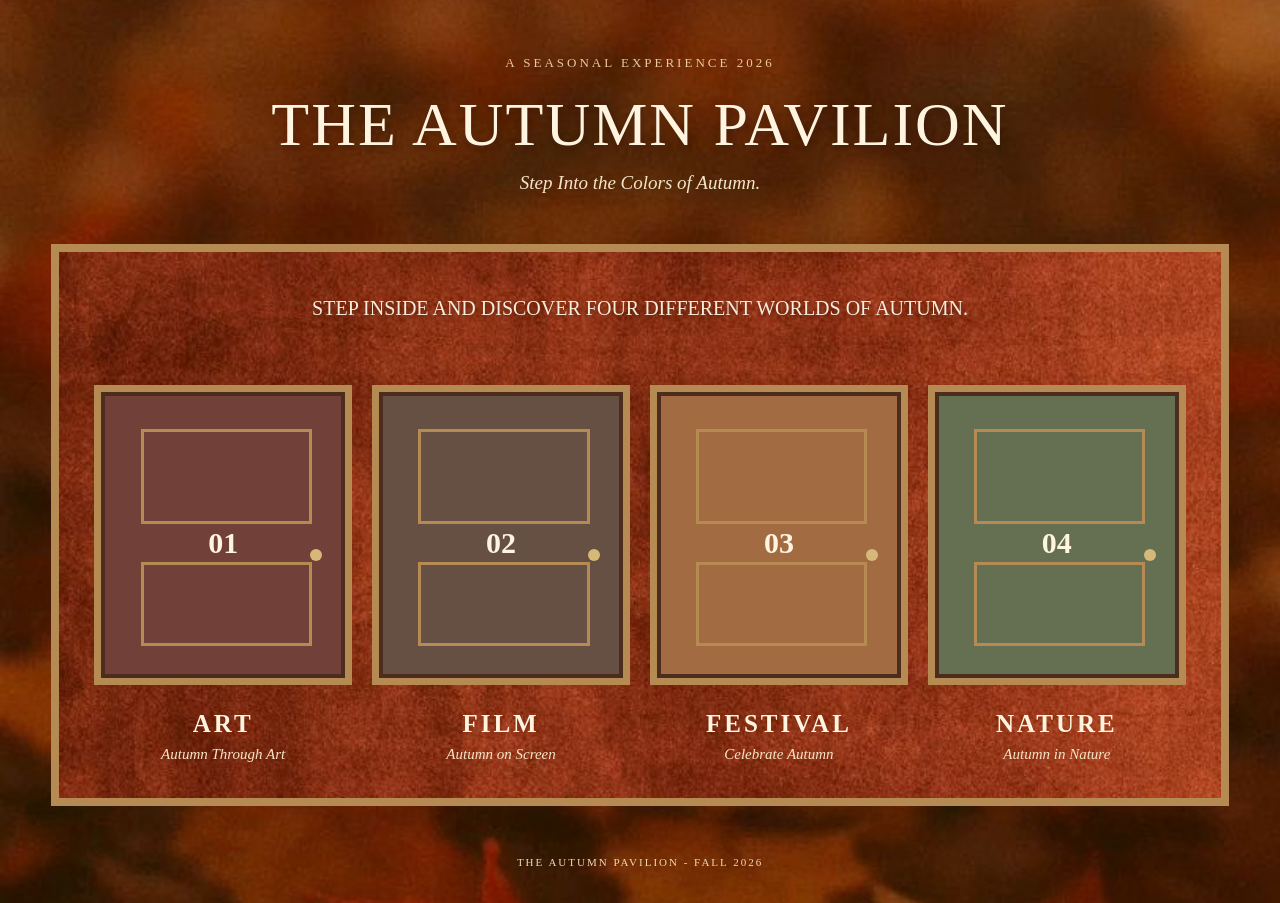
<file: index.html>
<!DOCTYPE html>
<html lang="en">
<head>
    <meta charset="UTF-8">
    <meta name="viewport" content="width=device-width, initial-scale=1.0">
    <title>The Autumn Pavilion</title>
    <link rel="stylesheet" href="home.css">
</head>
<body>
    
    <header>
        <p class="small-title">A SEASONAL EXPERIENCE 2026</p>
        <h1>THE AUTUMN PAVILION</h1>
        <p class="subtitle">Step Into the Colors of Autumn.</p>
    </header>

    <main class="pavilion">
        <p class="welcome">Step inside and discover four different worlds of autumn.</p>

        <section class="doors">

            <!--art-->

            <a href="art/index.html" class="door-section art">
            <div class="doorway">

                <img src="imgaes/art-door.jpg" class="preview" alt="Art Gallery">
                <div class="door">
                    <span>01</span>
                    <div class="handle"></div>
                </div>
            </div>

            <h2>ART</h2>
            <p>Autumn Through Art</p>
        </a>

            <!--film-->

            <a href="movie/index.html" class="door-section film">
            <div class="doorway">
                <img src="imgaes/movie-door2.jpg" class="preview" alt="Cinema">
                <div class="door">
                    <span>02</span>
                    <div class="handle"></div>
                </div>
            </div>

            <h2>FILM</h2>
            <p>Autumn on Screen</p>
        </a>

        <!--festival-->

            <a href="festival/index.html" class="door-section festival">
            <div class="doorway">  
                <img src="imgaes/festival-door.jpg" class="preview" alt="Autumn Festival">
                <div class="door">
                    
                    <span>03</span>
                    <div class="handle"></div>
                </div>
            </div>

            <h2>FESTIVAL</h2>
            <p>Celebrate Autumn</p>
        </a>

        <!--plant-->

            <a href="plant/index.html" class="door-section nature">

            <div class="doorway">
                <img src="imgaes/plant-door.jpg" class="preview" alt="Nature">
                <div class="door">
                    <span>04</span>
                    <div class="handle"></div>
                </div>
            </div>

            <h2>NATURE</h2>
            <p>Autumn in Nature</p>
        </a>

        </section>

    
    </main>

    <footer>
        <p>THE AUTUMN PAVILION - FALL 2026</p>
    </footer>
</body>
</html>
</file>
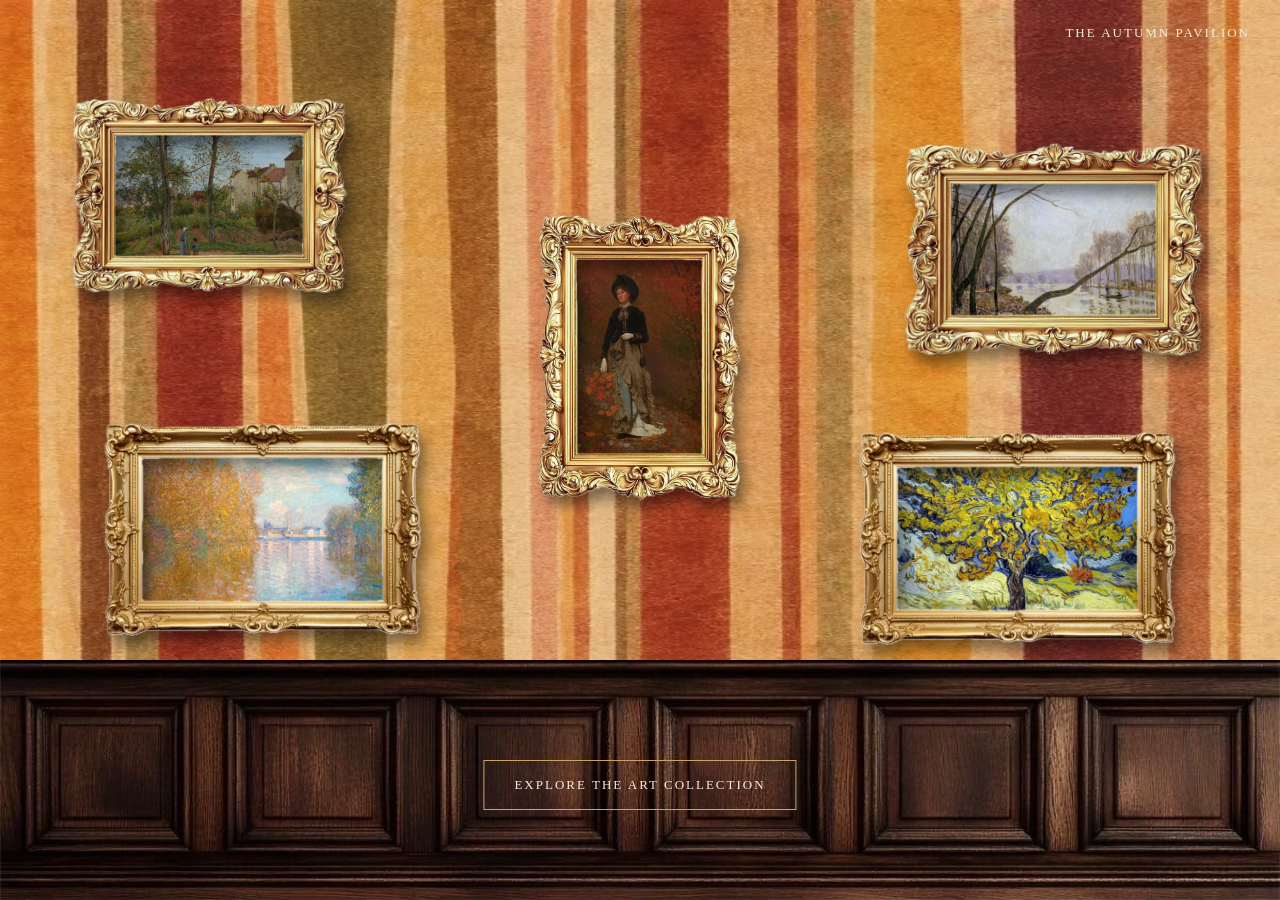
<file: art_Gia/index.html>
<!DOCTYPE html>
<html lang="en">
<head>
    <meta charset="UTF-8">
    <meta name="viewport" content="width=device-width, initial-scale=1.0">
    <title>Autumn Through Art</title>
    <link rel="stylesheet" href="style.css">
</head>
<body>
<a href="../index.html" class="home-link">THE AUTUMN PAVILION</a>
    <main class="gallery">

<!--painting1:pissarro-->
<article class="art art1">
    <div class="artwork">
        <img class="painting" src="imgaes/painting1.jpg" alt="Landscape at Louveciennes (Autumn)">
        <img class="frame" src="imgaes/frame1.png" alt="">
    </div>

    <div class="leaves">
        <img src="imgaes/leaf1.png" alt="">
        <img src="imgaes/leaf2.png" alt="">
        <img src="imgaes/leaf3.png" alt="">
    </div>

    <div class="art-info">
        <h2>Landscape at Louveciennes (Autumn)</h2>
        <p class="artist">Camille Pissarro 1870</p>
        <p>A quiet autumn landscape with bare trees, 
           soft colors, and everyday life in a French village.</p>
    </div>
</article>

<!--painting2:Homer-->
<article class="art art2">
    <div class="artwork">
        <img class="painting" src="imgaes/painting4.jpg" alt="Autumn by Winslow Homer">
        <img class="frame" src="imgaes/frame2.png" alt="">
    </div>

    <div class="leaves">
        <img src="imgaes/leaf1.png" alt="">
        <img src="imgaes/leaf2.png" alt="">
        <img src="imgaes/leaf3.png" alt="">
    </div>

    <div class="art-info">
        <h2>Autumn</h2>
        <p class="artist">Winslow Homer 1877</p>
        <p>A figure surrounded by fallen leaves
            suggests the quiet and reflective mood of autumn.
        </p>
    </div>
</article>


<!--painting3:sisley-->
<article class="art art3">
    <div class="artwork">
        <img class="painting" src="imgaes/painting3.jpg" alt="Bank of the Seine in Autumn">
        <img class="frame" src="imgaes/frame1.png" alt="">
    </div>

    <div class="leaves">
        <img src="imgaes/leaf1.png" alt="">
        <img src="imgaes/leaf2.png" alt="">
        <img src="imgaes/leaf3.png" alt="">
    </div>

    <div class="art-info">
        <h2>Bank of the Seine in Autumn</h2>
        <p class="artist">Alfred Sisley 1876</p>
        <p>Muted colors and delicate brushstrokes
            express the peaceful atmosphere of an autumn riverbank.
        </p>
    </div>
</article>

<!--painting4:Monet-->
<article class="art art4">
    <div class="artwork">
        <img class="painting" src="imgaes/painting2.jpg" alt="Autumn Effect at Argenteuil">
        <img class="frame" src="imgaes/frame3.png" alt="">
    </div>

    <div class="leaves">
        <img src="imgaes/leaf1.png" alt="">
        <img src="imgaes/leaf2.png" alt="">
        <img src="imgaes/leaf3.png" alt="">
    </div>

    <div class="art-info">
        <h2>Autumn Effect at Argenteuil</h2>
        <p class="artist">Claude Monet 1873</p>
        <p>Golden autumn trees reflect on the river,
            capturing the changing light of the season.</p>
    </div>
</article>

<!--painting5:Van Gogh-->
<article class="art art5">
    <div class="artwork">
        <img class="painting" src="imgaes/painting5.jpg" alt="The Mulberry Tree">
        <img class="frame" src="imgaes/frame2.png" alt="">
    </div>

    <div class="leaves">
        <img src="imgaes/leaf1.png" alt="">
        <img src="imgaes/leaf2.png" alt="">
        <img src="imgaes/leaf3.png" alt="">
    </div>

    <div class="art-info">
        <h2>The Mulberry Tree</h2>
        <p class="artist">Vincent van Gogh 1889</p>
        <p>Bright yellow leaves and expressive brushstrokes
            reveal the energy and movement of autumn.
        </p>
    </div>
</article>

    </main>

<!--page navigation-->
<div class="page-navigation">
    <a href="page2.html">EXPLORE THE ART COLLECTION</a>
</div>
    
</body>
</html>
</file>
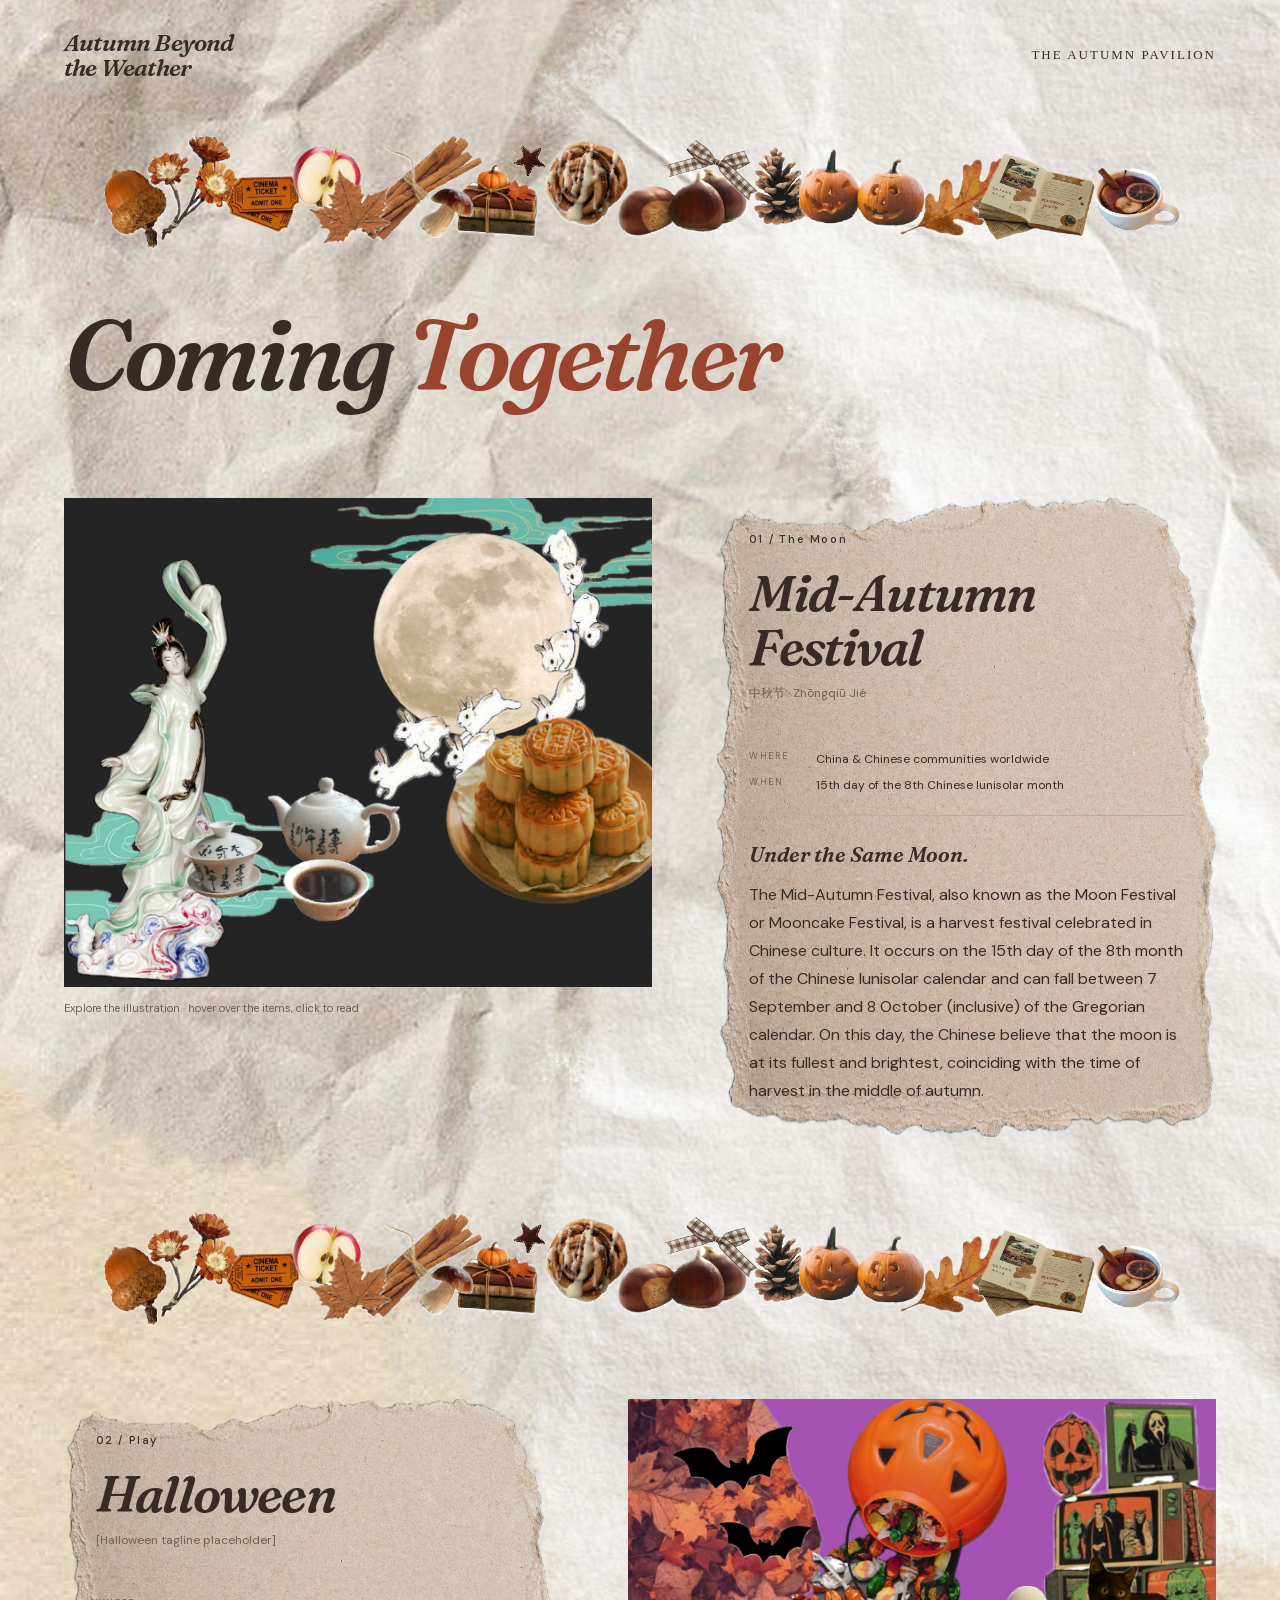
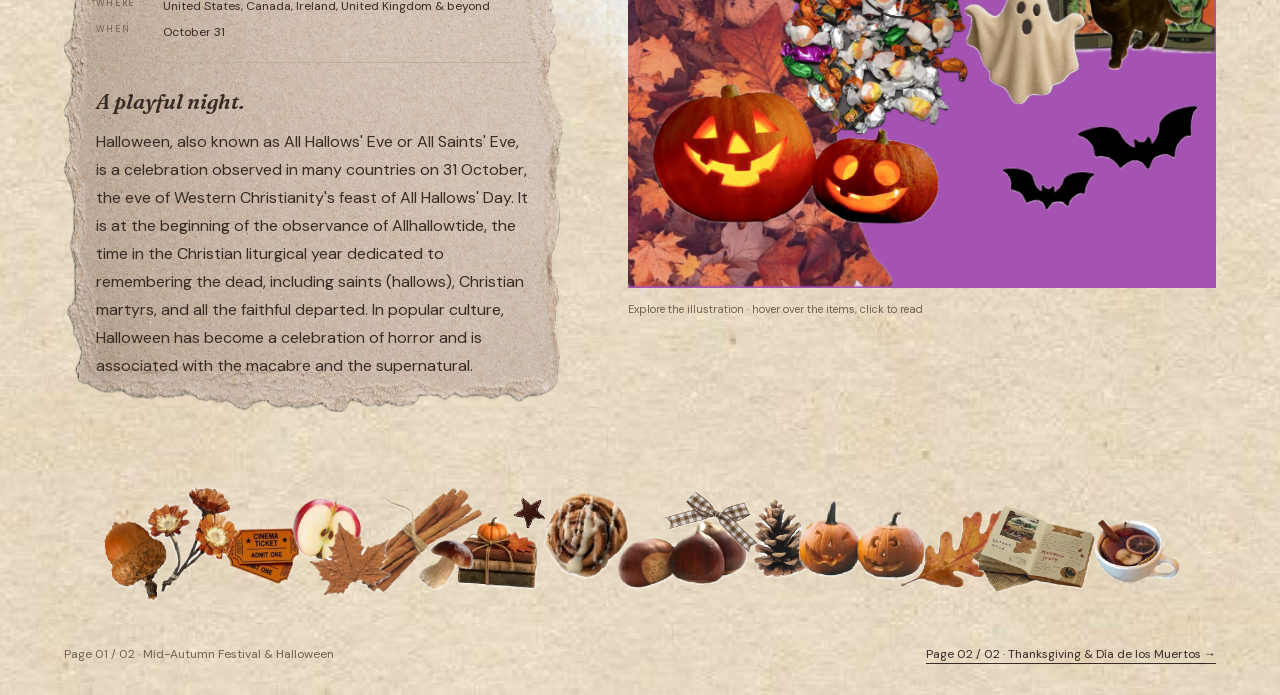
<file: festival/index.html>
<!doctype html>
<html lang="en">

<head>
  <meta charset="utf-8">
  <meta name="viewport" content="width=device-width, initial-scale=1">
  <meta name="theme-color" content="#f5efdf">
  <title>Coming Together — Autumn Beyond the Weather</title>
  <link rel="stylesheet" href="style.css">
  <script src="script.js" defer></script>
</head>

<body>
  <header class="site-header">
    <a class="zine-name" href="index.html">Autumn Beyond<br> the Weather</a>
    <a href="../index.html" class="home-link">THE AUTUMN PAVILION</a>
  </header>
  <main>
    <img class="separation-line" src="assets/separationline.png" alt="">
    <section class="page-intro" aria-labelledby="page-title">
      <h1 id="page-title">Coming <em>Together</em></h1>
    </section>
    <article class="festival" aria-labelledby="mid-autumn-title">
      <figure>
        <div class="scene">
          <img class="scene-background" src="assets/background.PNG" width="2652" height="2205"
            alt="Mid-Autumn collage with a porcelain figure, moon, mooncakes and tea.">
          <button class="art-piece tea-layer" type="button" aria-controls="mid-autumn-3" aria-expanded="false"
            aria-label="Tea set: show or hide explanation">
            <img src="assets/teaset.PNG" alt="" width="2652" height="2205">
          </button>
          <button class="art-piece moon-layer" type="button" aria-controls="mid-autumn-1" aria-expanded="false"
            aria-label="Full moon: show or hide explanation">
            <img src="assets/full%20moon.PNG" alt="" width="2652" height="2205">
          </button>
          <button class="art-piece cake-layer" type="button" aria-controls="mid-autumn-2" aria-expanded="false"
            aria-label="Mooncake: show or hide explanation">
            <img src="assets/mooncake.PNG" alt="" width="2652" height="2205">
          </button>
        </div>
        <p class="interaction-hint">
          Explore the illustration · hover over the items, click to read
        </p>
        <div class="object-detail" id="mid-autumn-1" hidden>
          <strong>Full moon</strong>
          <p>
            The round moon is associated with reunion, offering a shared image for loved ones who are far apart.
          </p>
        </div>
        <div class="object-detail" id="mid-autumn-2" hidden>
          <strong>Mooncake</strong>
          <p>
            Cutting a mooncake into portions makes a sweet treat something to share around the table.
          </p>
        </div>
        <div class="object-detail" id="mid-autumn-3" hidden>
          <strong>Tea set</strong>
          <p>
            Sharing tea alongside mooncakes creates a moment to slow down and enjoy one another’s company.
          </p>
        </div>
      </figure>
      <div class="festival-copy">
        <p class="eyebrow">01 / The Moon</p>
        <h2 id="mid-autumn-title">
          Mid-Autumn <br> Festival
        </h2>
        <p class="original">
          中秋节 · Zhōngqiū Jié
        </p>
        <dl class="facts">
          <div>
            <dt>
              WHERE
            </dt>
            <dd>
              China & Chinese communities worldwide
            </dd>
          </div>
          <div>
            <dt>
              WHEN
            </dt>
            <dd>
              15th day of the 8th Chinese lunisolar month
            </dd>
          </div>
        </dl>
        <h3>
          Under the Same Moon.
        </h3>
        <p>
          The Mid-Autumn Festival, also known as the Moon Festival or Mooncake Festival, is a harvest festival
          celebrated in Chinese culture. It occurs on the 15th day of the 8th month of the Chinese lunisolar calendar
          and can fall between 7 September and 8 October (inclusive) of the Gregorian calendar. On this day, the Chinese
          believe that the moon is at its fullest and brightest, coinciding with the time of harvest in the middle of
          autumn.
        </p>
      </div>
    </article>
    <img class="separation-line" src="assets/separationline.png" alt="">
    <article class="festival halloween" aria-labelledby="halloween-title">
      <div class="festival-copy">
        <p class="eyebrow">02 / Play</p>
        <h2 id="halloween-title">Halloween</h2>
        <p class="original">[Halloween tagline placeholder]</p>
        <dl class="facts">
          <div>
            <dt>WHERE</dt>
            <dd>United States, Canada, Ireland, United Kingdom &amp; beyond</dd>
          </div>
          <div>
            <dt>WHEN</dt>
            <dd>October 31</dd>
          </div>
        </dl>
        <h3>A playful night.</h3>
        <p>
          Halloween, also known as All Hallows' Eve or All Saints' Eve, is a celebration observed in many countries on
          31 October, the eve of Western Christianity's feast of All Hallows' Day. It is at the beginning of the
          observance of Allhallowtide, the time in the Christian liturgical year dedicated to remembering the dead,
          including saints (hallows), Christian martyrs, and all the faithful departed. In popular culture, Halloween
          has become a celebration of horror and is associated with the macabre and the supernatural.
        </p>
      </div>
      <figure>
        <div class="scene">
          <img class="scene-background" src="assets/background3.PNG" width="2652" height="2205"
            alt="Halloween collage with autumn leaves and bats, layered with a pumpkin candy bucket and costume imagery.">
          <button class="art-piece costume-layer" type="button" aria-controls="halloween-1" aria-expanded="false"
            aria-label="Costumes: show or hide explanation">
            <img src="assets/costume.PNG" alt="" width="2652" height="2205">
          </button>
          <button class="art-piece candy-layer" type="button" aria-controls="halloween-2" aria-expanded="false"
            aria-label="Candy bucket: show or hide explanation">
            <img src="assets/candy%20bucket.PNG" alt="" width="2652" height="2205">
          </button>
          <button class="art-piece lantern-layer" type="button" aria-controls="halloween-3" aria-expanded="false"
            aria-label="Pumpkin lanterns: show or hide explanation">
            <img src="assets/pumpkin%20lantern.PNG" alt="" width="2652" height="2205">
          </button>
        </div>
        <p class="interaction-hint">
          Explore the illustration · hover over the items, click to read
        </p>
        <div class="object-detail" id="halloween-1" hidden>
          <strong>Costumes</strong>
          <p>People dress up as monsters, characters, or anything they imagine.</p>
        </div>
        <div class="object-detail" id="halloween-2" hidden>
          <strong>Candy bucket</strong>
          <p>Children carry candy buckets from door to door, collecting sweet treats as they call out “Trick or treat!”
          </p>
        </div>
        <div class="object-detail" id="halloween-3" hidden>
          <strong>Pumpkin lanterns</strong>
          <p>Carved pumpkins, glow with playful or spooky faces to light up Halloween night.</p>
        </div>
      </figure>
    </article>
    <img class="separation-line" src="assets/separationline.png" alt="">
    <nav class="page-navigation" aria-label="Celebration pages">
      <span aria-current="page">Page 01 / 02 · Mid-Autumn Festival &amp; Halloween</span>
      <a href="thanksgiving.html">Page 02 / 02 · Thanksgiving &amp; Día de los Muertos →</a>
    </nav>
  </main>
</body>

</html>
</file>
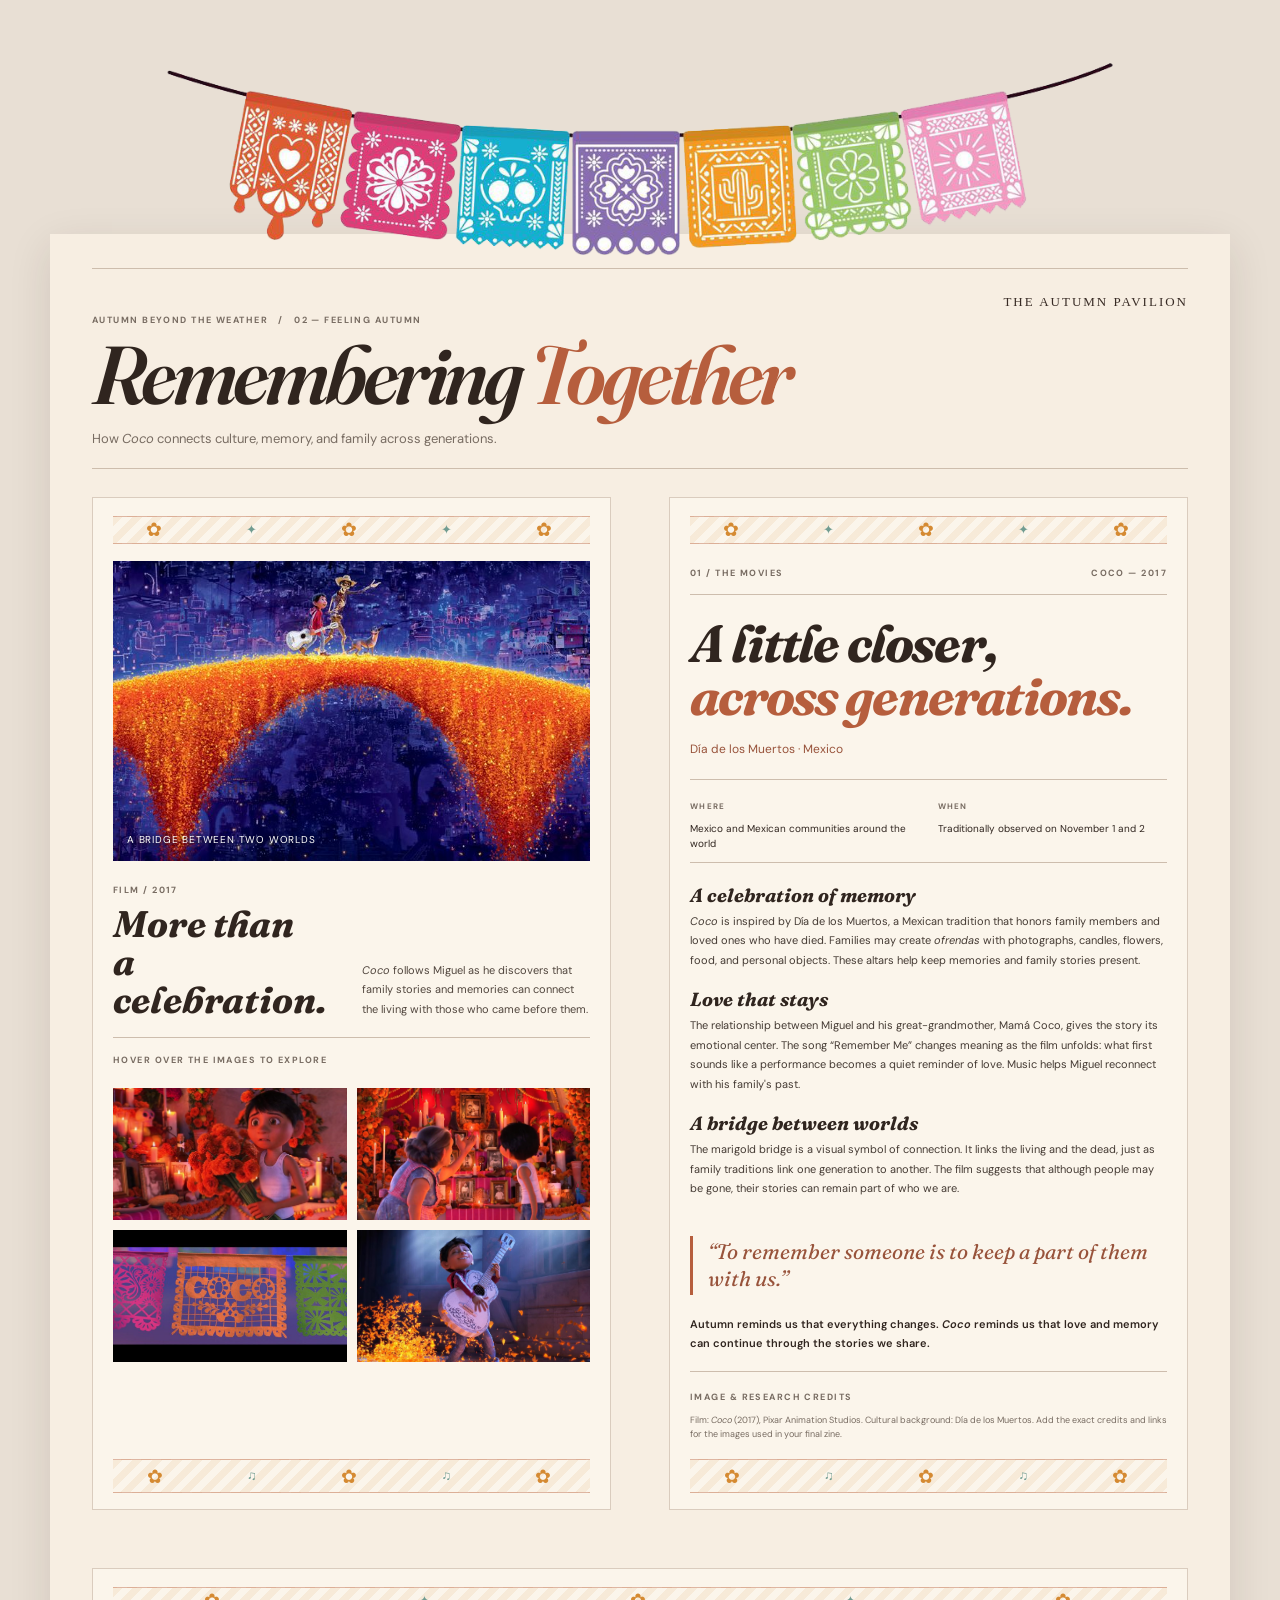
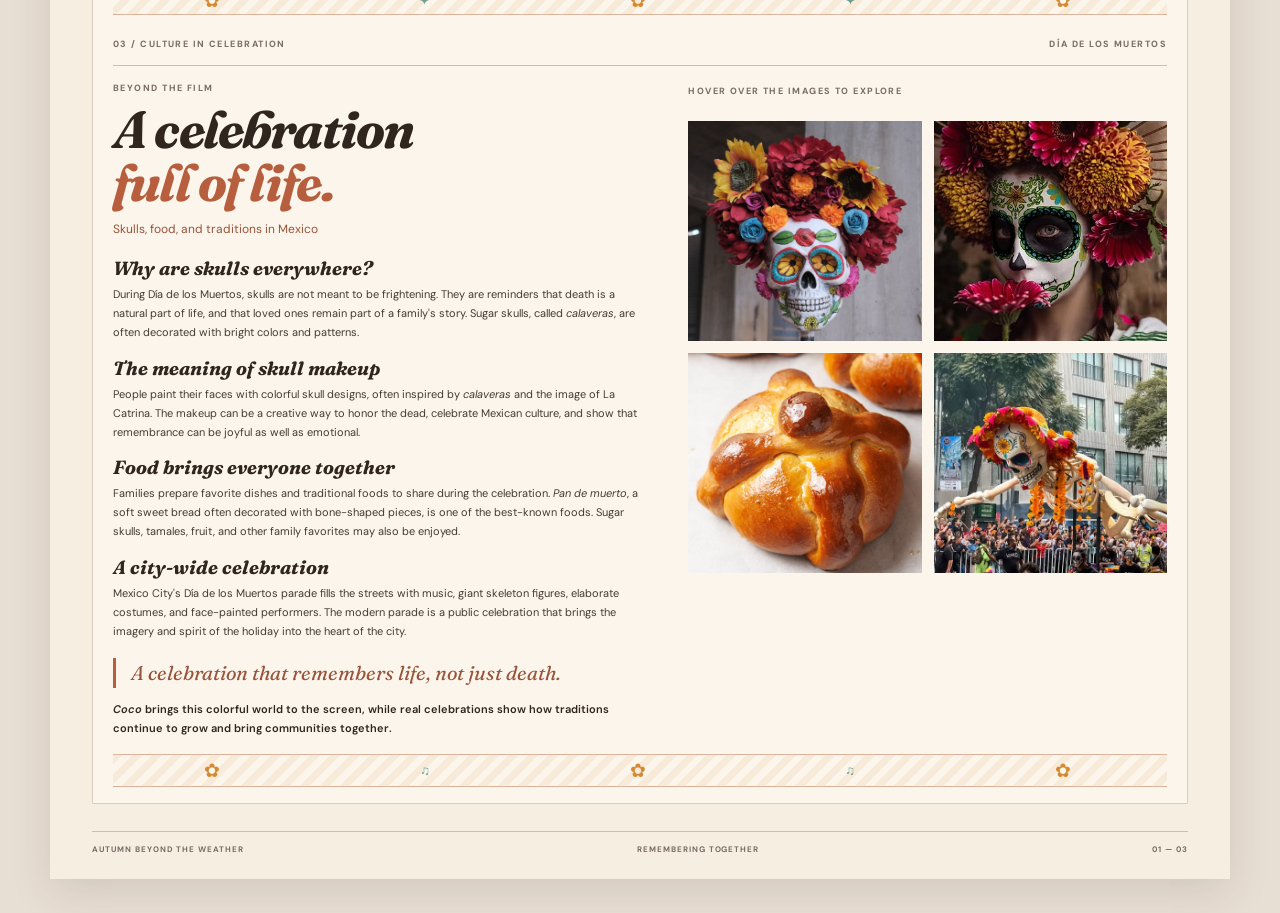
<file: movie/index.html>
<!DOCTYPE html>
<html lang="en">
  <img class="flag-banner" src="flag.png" alt="" aria-hidden="true">
<head>
  <meta charset="UTF-8">
  <meta name="viewport" content="width=device-width, initial-scale=1.0">
  <title>Remembering Together — Coco</title>
  <link rel="preconnect" href="https://fonts.googleapis.com">
  <link rel="preconnect" href="https://fonts.gstatic.com" crossorigin>
  <link href="https://fonts.googleapis.com/css2?family=DM+Sans:wght@400;500;600;700&family=Fraunces:ital,opsz,wght,SOFT,WONK@1,9..144,600,20,1&display=swap" rel="stylesheet">
  <link rel="stylesheet" href="style.css">
</head>
<body>
  <main class="zine">
    <header class="masthead">
      <a href="../index.html" class="home-link">THE AUTUMN PAVILION</a>

      <p class="eyebrow">AUTUMN BEYOND THE WEATHER &nbsp; / &nbsp; 02 — FEELING AUTUMN</p>
      <h1>Remembering <span>Together</span></h1>
      <p class="dek">How <em>Coco</em> connects culture, memory, and family across generations.</p>
    </header>

    <section class="spread" aria-label="Two-page zine spread">
      <!-- PAGE ONE: VISUAL STORY -->
      <article class="page page-visual">
        <div class="coco-trim trim-top" aria-hidden="true"><span>✿</span><i>✦</i><span>✿</span><i>✦</i><span>✿</span></div>
        <div class="hero-image">
          <!-- Replace coco-hero.jpg with your own movie image file. -->
          <img src="images/coco-hero.jpg" alt="A colorful marigold bridge inspired by the film Coco">
          <span class="image-note">A bridge between two worlds</span>
        </div>

        <div class="intro-row">
          <div>
            <p class="eyebrow">FILM / 2017</p>
            <h2>More than<br>a celebration.</h2>
          </div>
          <p class="intro-copy"><em>Coco</em> follows Miguel as he discovers that family stories and memories can connect the living with those who came before them.</p>
        </div>

        <div class="interactive-gallery" aria-label="Hover over each image to learn more">
          <p class="gallery-instruction">HOVER OVER THE IMAGES TO EXPLORE</p>

          <button class="hover-card" type="button" aria-label="Learn about marigolds">
            <img src="images/marigold.jpg" alt="Orange marigold flowers">
            <span class="description">
              <strong>Marigolds</strong>
              <span>In the film, glowing marigold petals form a path between the worlds of the living and the dead.</span>
            </span>
          </button>

          <button class="hover-card" type="button" aria-label="Learn about the ofrenda">
            <img src="images/ofrenda.jpg" alt="A family ofrenda with photographs and candles">
            <span class="description">
              <strong>Ofrenda</strong>
              <span>Families create altars with photographs and meaningful objects to honor loved ones who have passed away.</span>
            </span>
          </button>

          <button class="hover-card" type="button" aria-label="Learn about papel picado">
            <img src="images/papel-picado.jpg" alt="Colorful papel picado decorations">
            <span class="description">
              <strong>Papel picado</strong>
              <span>Decorative cut-paper banners bring color and movement to many Día de los Muertos celebrations.</span>
            </span>
          </button>

          <button class="hover-card" type="button" aria-label="Learn about music in Coco">
            <img src="images/music.jpg" alt="A guitar representing music in Coco">
            <span class="description">
              <strong>Music & memory</strong>
              <span>The song “Remember Me” becomes a personal expression of love that connects Miguel with Mamá Coco.</span>
            </span>
          </button>
        </div>
        <div class="coco-trim trim-bottom" aria-hidden="true"><span>✿</span><i>♫</i><span>✿</span><i>♫</i><span>✿</span></div>
      </article>

      <!-- PAGE TWO: CULTURAL STORY -->
      <article class="page page-reading">
        <div class="coco-trim trim-top" aria-hidden="true"><span>✿</span><i>✦</i><span>✿</span><i>✦</i><span>✿</span></div>
        <div class="section-label">
          <span>01 / THE MOVIES</span>
          <span>COCO — 2017</span>
        </div>

        <h2 class="article-title">A little closer,<br><span>across generations.</span></h2>
        <p class="subtitle">Día de los Muertos · Mexico</p>

        <div class="facts">
          <div><span>WHERE</span><p>Mexico and Mexican communities around the world</p></div>
          <div><span>WHEN</span><p>Traditionally observed on November 1 and 2</p></div>
        </div>

        <section class="story-block">
          <h3>A celebration of memory</h3>
          <p><em>Coco</em> is inspired by Día de los Muertos, a Mexican tradition that honors family members and loved ones who have died. Families may create <em>ofrendas</em> with photographs, candles, flowers, food, and personal objects. These altars help keep memories and family stories present.</p>
        </section>

        <section class="story-block">
          <h3>Love that stays</h3>
          <p>The relationship between Miguel and his great-grandmother, Mamá Coco, gives the story its emotional center. The song “Remember Me” changes meaning as the film unfolds: what first sounds like a performance becomes a quiet reminder of love. Music helps Miguel reconnect with his family's past.</p>
        </section>

        <section class="story-block">
          <h3>A bridge between worlds</h3>
          <p>The marigold bridge is a visual symbol of connection. It links the living and the dead, just as family traditions link one generation to another. The film suggests that although people may be gone, their stories can remain part of who we are.</p>
        </section>

        <blockquote>“To remember someone is to keep a part of them with us.”</blockquote>

        <p class="closing-note">Autumn reminds us that everything changes. <em>Coco</em> reminds us that love and memory can continue through the stories we share.</p>

        <footer class="credits">
          <span>IMAGE & RESEARCH CREDITS</span>
          <p>Film: <em>Coco</em> (2017), Pixar Animation Studios. Cultural background: Día de los Muertos. Add the exact credits and links for the images used in your final zine.</p>
        </footer>
        <div class="coco-trim trim-bottom" aria-hidden="true"><span>✿</span><i>♫</i><span>✿</span><i>♫</i><span>✿</span></div>
      </article>

      <!-- PAGE THREE: SKULLS, FOOD, AND CELEBRATION -->
      <article class="page page-symbols">
        <div class="coco-trim trim-top" aria-hidden="true"><span>✿</span><i>✦</i><span>✿</span><i>✦</i><span>✿</span></div>
        <div class="section-label">
          <span>03 / CULTURE IN CELEBRATION</span>
          <span>DÍA DE LOS MUERTOS</span>
        </div>

        <div class="traditions-layout">
          <div class="traditions-copy">
            <p class="eyebrow page-kicker">BEYOND THE FILM</p>
            <h2 class="article-title">A celebration<br><span>full of life.</span></h2>
            <p class="subtitle">Skulls, food, and traditions in Mexico</p>

            <section class="story-block">
              <h3>Why are skulls everywhere?</h3>
              <p>During Día de los Muertos, skulls are not meant to be frightening. They are reminders that death is a natural part of life, and that loved ones remain part of a family's story. Sugar skulls, called <em>calaveras</em>, are often decorated with bright colors and patterns.</p>
            </section>

            <section class="story-block">
              <h3>The meaning of skull makeup</h3>
              <p>People paint their faces with colorful skull designs, often inspired by <em>calaveras</em> and the image of La Catrina. The makeup can be a creative way to honor the dead, celebrate Mexican culture, and show that remembrance can be joyful as well as emotional.</p>
            </section>

            <section class="story-block">
              <h3>Food brings everyone together</h3>
              <p>Families prepare favorite dishes and traditional foods to share during the celebration. <em>Pan de muerto</em>, a soft sweet bread often decorated with bone-shaped pieces, is one of the best-known foods. Sugar skulls, tamales, fruit, and other family favorites may also be enjoyed.</p>
            </section>

            <section class="story-block">
              <h3>A city-wide celebration</h3>
              <p>Mexico City's Día de los Muertos parade fills the streets with music, giant skeleton figures, elaborate costumes, and face-painted performers. The modern parade is a public celebration that brings the imagery and spirit of the holiday into the heart of the city.</p>
            </section>

            <blockquote class="final-quote">A celebration that remembers life, not just death.</blockquote>
            <p class="closing-note"><em>Coco</em> brings this colorful world to the screen, while real celebrations show how traditions continue to grow and bring communities together.</p>
          </div>

          <div class="traditions-gallery interactive-gallery" aria-label="Hover over each image to learn about Día de los Muertos traditions">
            <p class="gallery-instruction">HOVER OVER THE IMAGES TO EXPLORE</p>

            <button class="hover-card" type="button" aria-label="Learn about sugar skulls">
              <img src="images/sugar-skulls.jpg" alt="Colorful decorated sugar skulls">
              <span class="description">
                <strong>Calaveras</strong>
                <span>Decorated skulls symbolize remembrance and the connection between life and death. Their bright designs make them celebratory rather than frightening.</span>
              </span>
            </button>

            <button class="hover-card" type="button" aria-label="Learn about skull face makeup">
              <img src="images/skull-makeup.jpg" alt="A person wearing colorful Día de los Muertos skull makeup">
              <span class="description">
                <strong>Skull makeup</strong>
                <span>Face painting inspired by calaveras and La Catrina lets people express creativity, cultural pride, and respect for loved ones.</span>
              </span>
            </button>

            <button class="hover-card" type="button" aria-label="Learn about traditional Day of the Dead food">
              <img src="images/pan-de-muerto.jpg" alt="Pan de muerto traditional sweet bread">
              <span class="description">
                <strong>Pan de muerto</strong>
                <span>This traditional sweet bread is shared during the holiday. Its name means “bread of the dead,” and its decorations often resemble bones.</span>
              </span>
            </button>

            <button class="hover-card" type="button" aria-label="Learn about the Mexico City Day of the Dead parade">
              <img src="images/mexico-city-parade.jpg" alt="Día de los Muertos parade in Mexico City with colorful costumes">
              <span class="description">
                <strong>Mexico City parade</strong>
                <span>A lively public event featuring music, giant skeleton puppets, elaborate costumes, and performers with traditional-inspired makeup.</span>
              </span>
            </button>
          </div>
        </div>
        <div class="coco-trim trim-bottom" aria-hidden="true"><span>✿</span><i>♫</i><span>✿</span><i>♫</i><span>✿</span></div>
      </article>
    </section>

    <footer class="page-footer">
      <span>AUTUMN BEYOND THE WEATHER</span>
      <span>REMEMBERING TOGETHER</span>
      <span>01 — 03</span>
    </footer>
  </main>
</body>
</html>
</file>
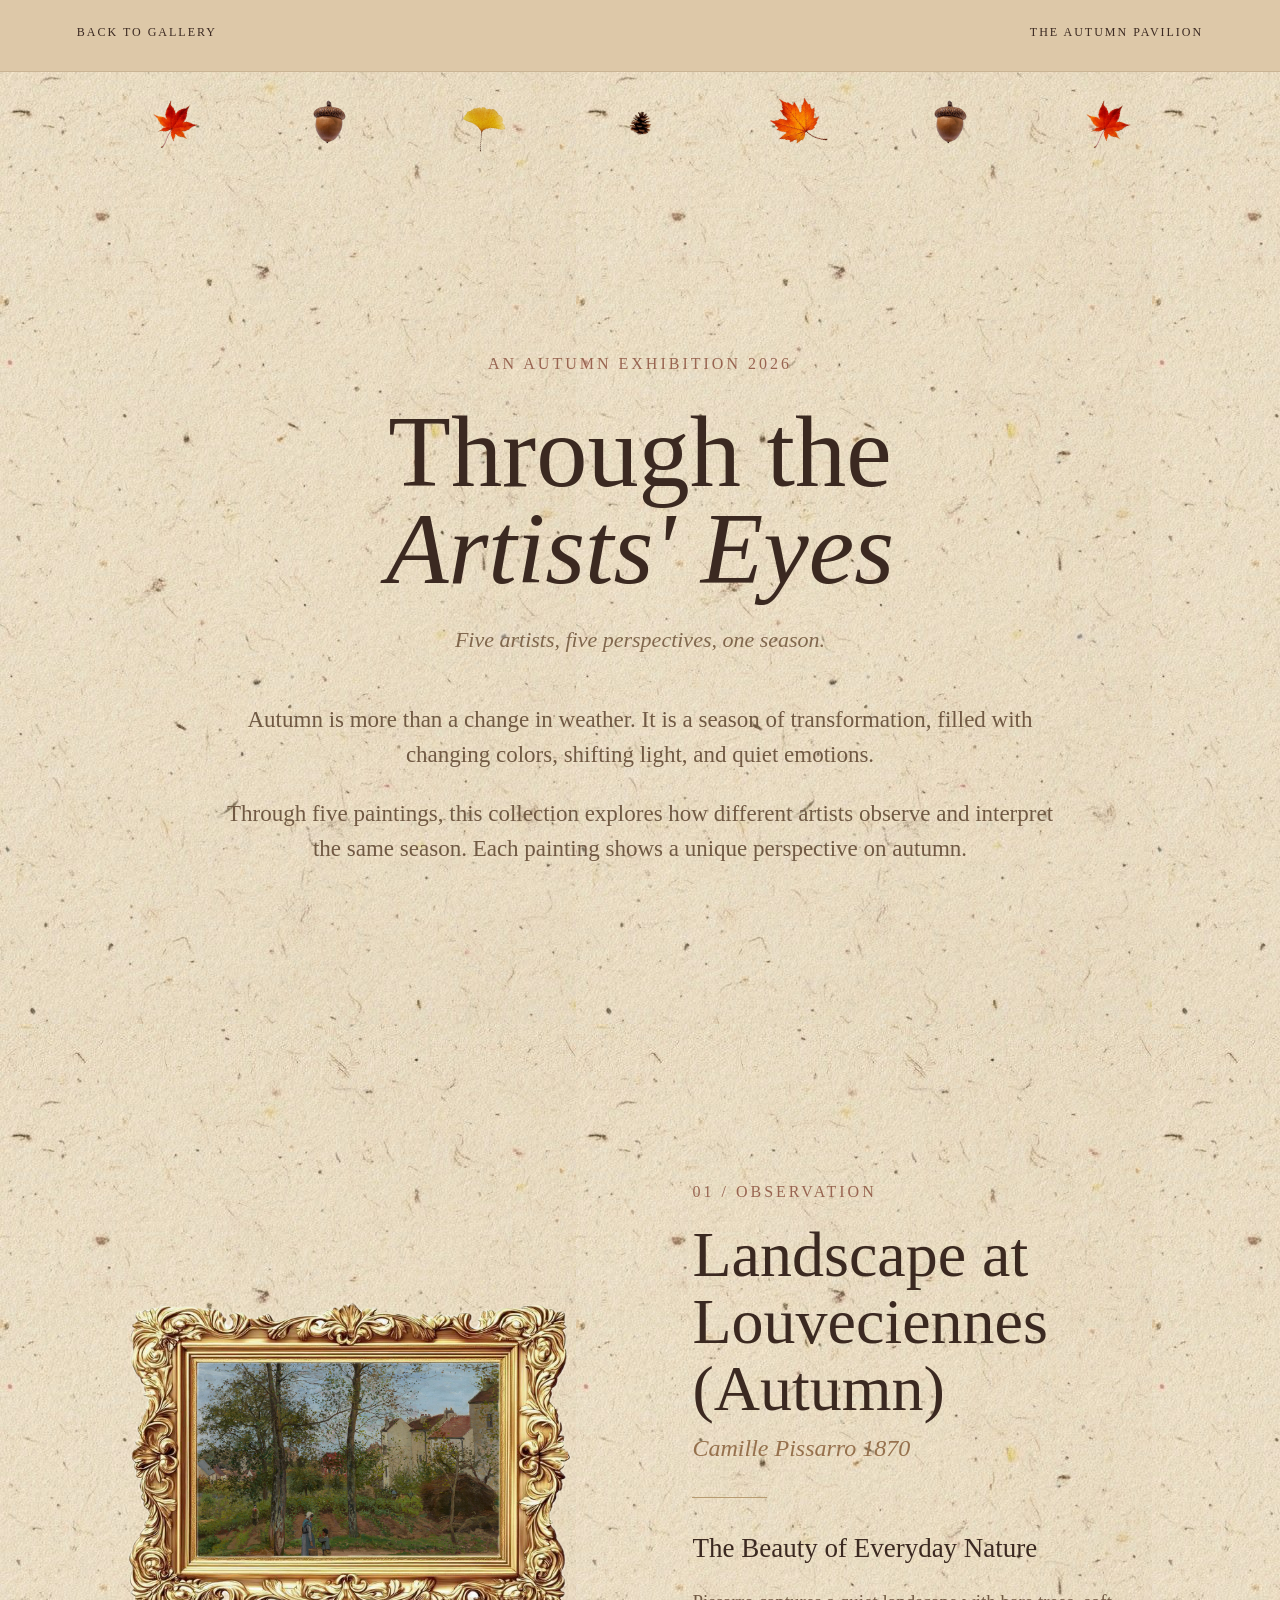
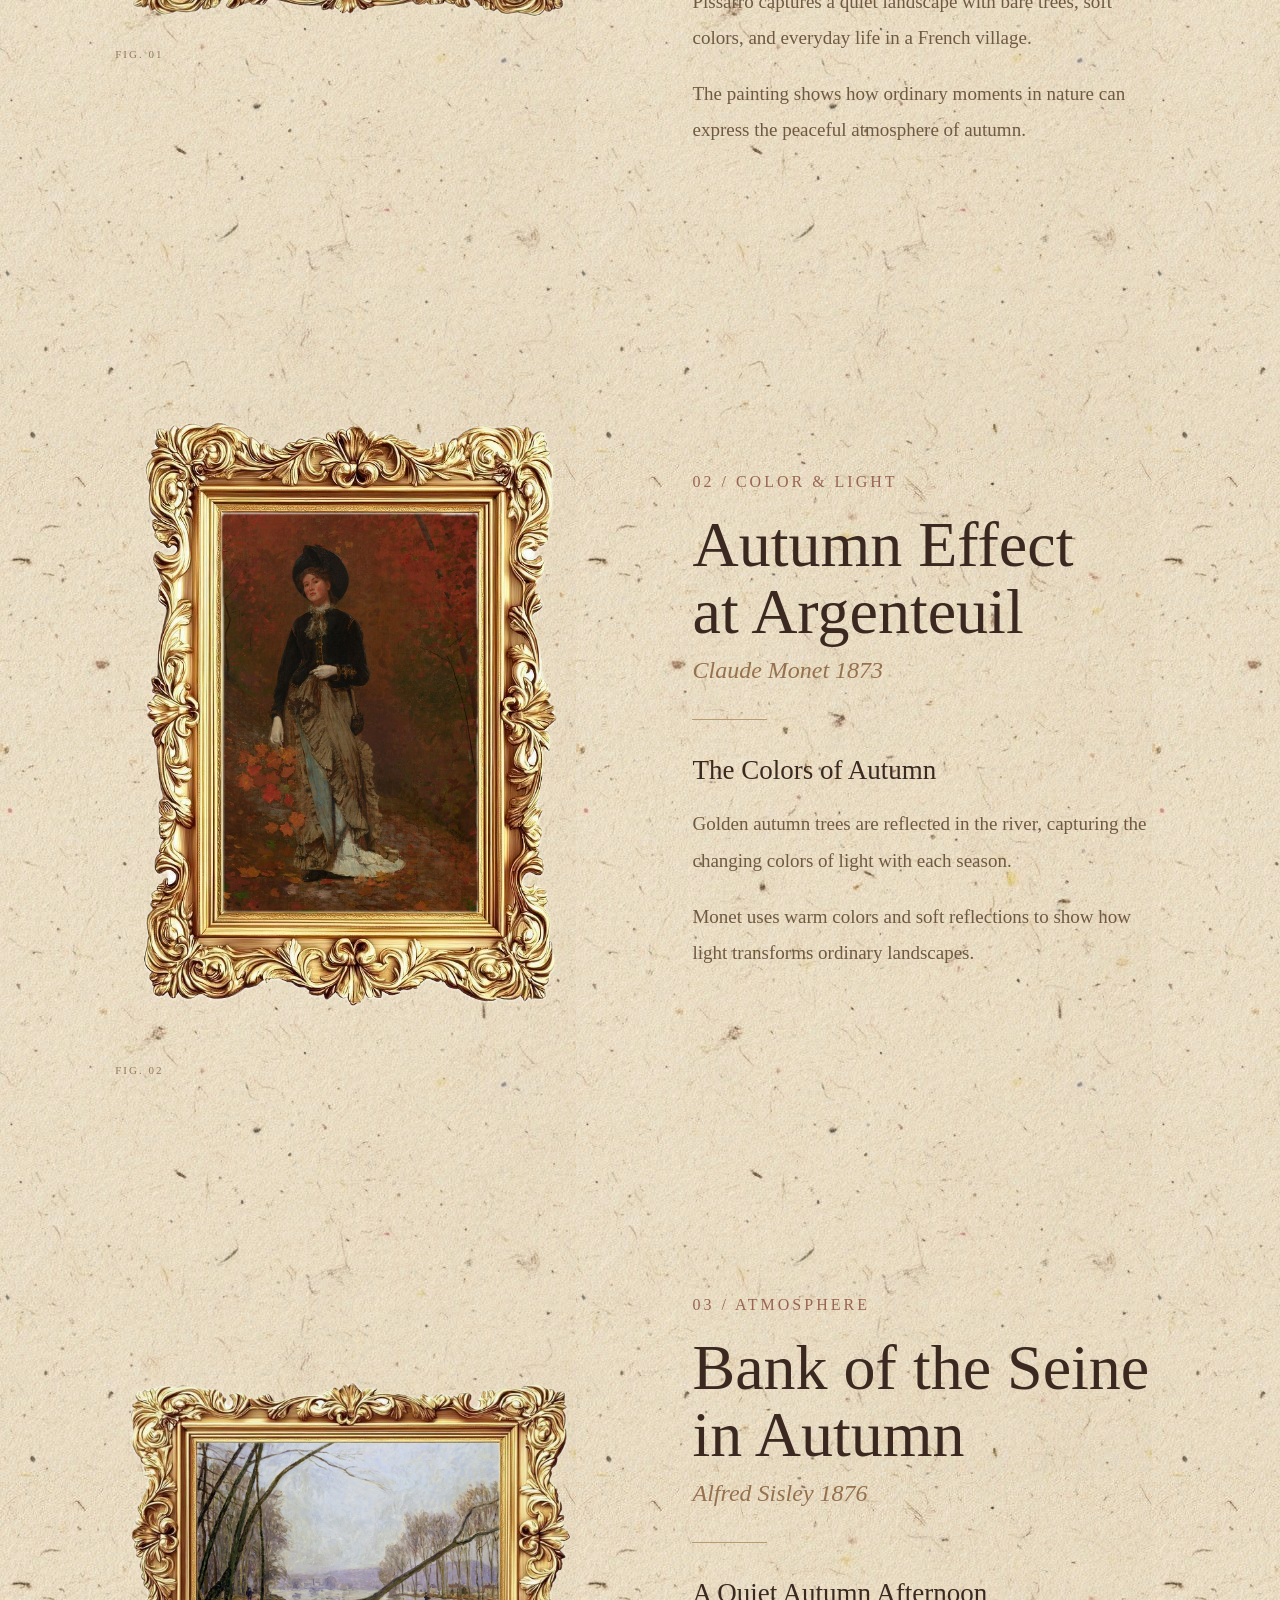
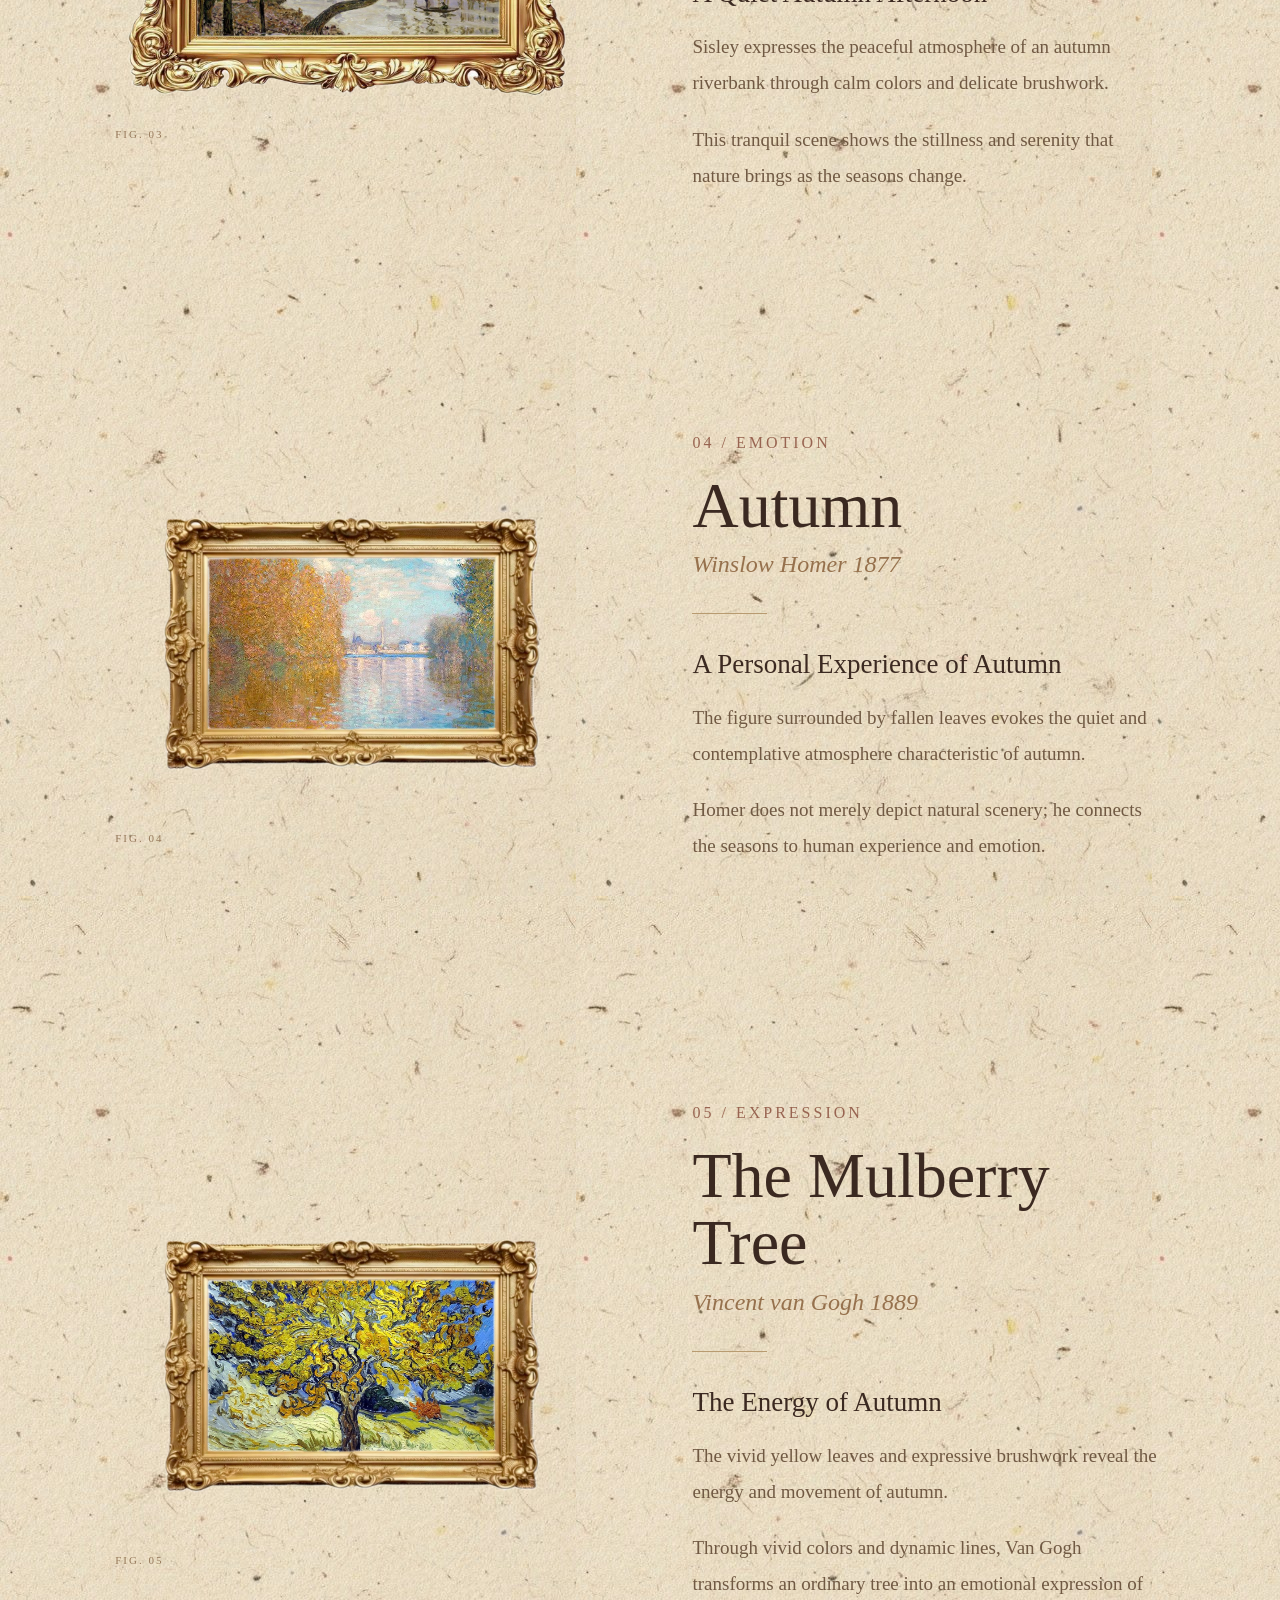
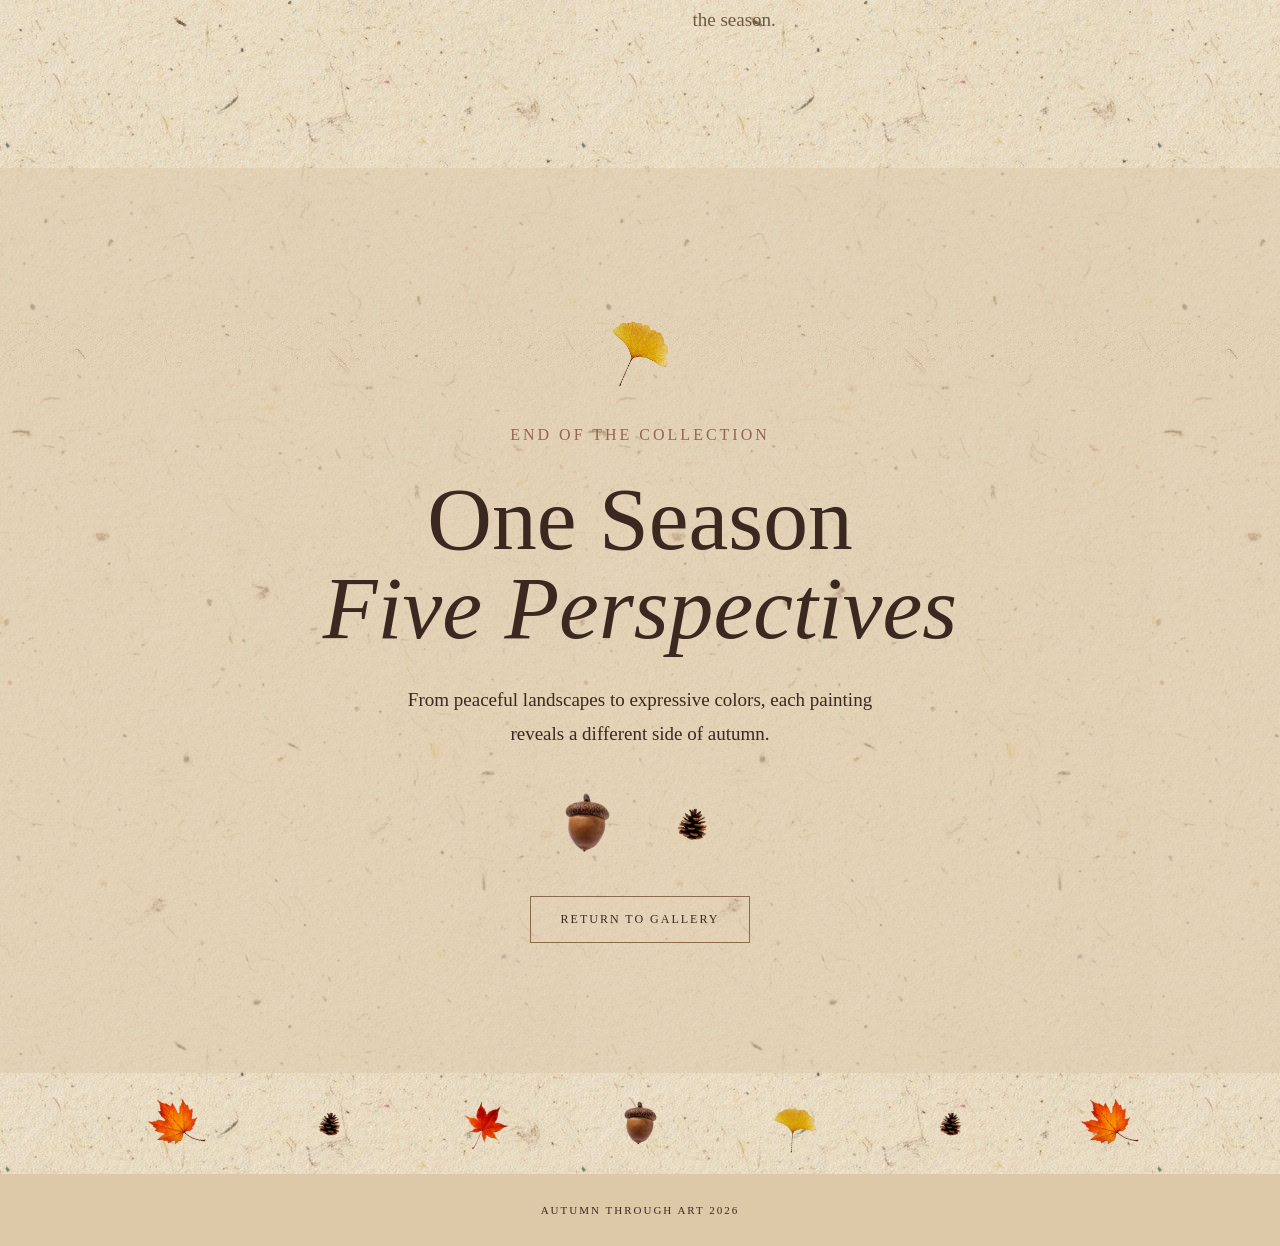
<file: art_Gia/index2.html>
<!DOCTYPE html>
<html lang="en">
<head>
    <meta charset="UTF-8">
    <meta name="viewport" content="width=device-width, initial-scale=1.0">
    <title>Through the Artists' Eyes</title>
    <link rel="stylesheet" href="style2.css">
</head>
<body class="page-two">
<!--Navigation-->
    <header class="catalogue-nav">
        <a href="index.html">BACK TO GALLERY</a>
        <a href="../index.html" class="home-link">THE AUTUMN PAVILION</a>
    </header>

<!--Autumn Decoration Strip-->
<div class="autumn-strip">
    <img src="imgaes/leaf1.png" alt="">
    <img src="imgaes/Acorn.png" alt="">
    <img src="imgaes/leaf2.png" alt="">
    <img src="imgaes/Pine cone.png" alt="">
    <img src="imgaes/leaf3.png" alt="">
    <img src="imgaes/Acorn.png" alt="">
    <img src="imgaes/leaf1.png" alt="">
</div>

<!--Cover-->
<section class="catalogue-cover">
    <p class="catalogue-label">
        AN AUTUMN EXHIBITION 2026
    </p>

    <h1>Through the<br>
        <em>Artists' Eyes</em>
    </h1>

    <p class="cover-subtitle">
        Five artists, five perspectives, one season.
    </p>

    <div class="cover-description">
        <p>Autumn is more than a change in weather. It is a season of transformation, filled with changing colors, shifting light, and quiet emotions.</p>
        <p>Through five paintings, this collection explores how different artists observe and interpret the same season. Each painting shows a unique perspective on autumn.</p>
    </div>

</section>

<!--painting 1-->
<section class="catalogue-art" id="painting1">
    
    <div class="catalogue-image">
        <div class="painting-frame frame-type1">
            <img class="painting" src="imgaes/painting1.jpg" alt="Landscape at Louveciennes (Autumn)">
            <img class="frame" src="imgaes/frame1.png" alt=""> 
        </div>
        <span>FIG. 01</span>
    </div>

    <div class="catalogue-text">
        <p class="catalogue-label">
            01 / OBSERVATION
        </p>

        <h2>Landscape at<br>Louveciennes (Autumn)</h2>
        <p class="catalogue-artist">
            Camille Pissarro 1870
        </p>

        <div class="catalogue-line"></div>
        <h3>The Beauty of Everyday Nature</h3>

        <p>Pissarro captures a quiet landscape with bare trees, soft colors, and everyday life in a French village.</p>
        <p>The painting shows how ordinary moments in nature can express the peaceful atmosphere of autumn.</p>
    </div>
</section>


<!--painting 2-->
<section class="catalogue-art" id="painting2">
    
   <div class="catalogue-image">
        <div class="painting-frame frame-type3">
            <img class="painting" src="imgaes/painting2.jpg" alt="Autumn Effect at Argenteuil">
            <img class="frame" src="imgaes/frame3.png" alt=""> 
        </div>
        <span>FIG. 02</span>
    </div>

    <div class="catalogue-text">
        <p class="catalogue-label">
            02 / COLOR & LIGHT
        </p>

        <h2>Autumn Effect<br>at Argenteuil</h2>
        <p class="catalogue-artist">
            Claude Monet 1873
        </p>

        <div class="catalogue-line"></div>
        <h3>The Colors of Autumn</h3>

        <p>Golden autumn trees are reflected in the river, capturing the changing colors of light with each season.</p>
        <p>Monet uses warm colors and soft reflections to show how light transforms ordinary landscapes.</p>
    </div>
</section>


<!--painting 3-->
<section class="catalogue-art" id="painting3">
    
    <div class="catalogue-image">
        <div class="painting-frame frame-type1">
            <img class="painting" src="imgaes/painting3.jpg" alt="Bank of the Seine in Autumn">
            <img class="frame" src="imgaes/frame1.png" alt=""> 
        </div>
        <span>FIG. 03</span>
    </div>

    <div class="catalogue-text">
        <p class="catalogue-label">
            03 / ATMOSPHERE
        </p>

        <h2>Bank of the Seine<br>in Autumn</h2>
        <p class="catalogue-artist">
            Alfred Sisley 1876
        </p>

        <div class="catalogue-line"></div>
        <h3>A Quiet Autumn Afternoon</h3>

        <p>Sisley expresses the peaceful atmosphere of an autumn riverbank through calm colors and delicate brushwork.</p>
        <p>This tranquil scene shows the stillness and serenity that nature brings as the seasons change.</p>
    </div>
</section>


<!--painting 4-->
<section class="catalogue-art" id="painting4">
    
    <div class="catalogue-image">
        <div class="painting-frame frame-type2">
            <img class="painting" src="imgaes/painting4.jpg" alt="Autumn by Winslow Homer">
            <img class="frame" src="imgaes/frame2.png" alt=""> 
        </div>
        <span>FIG. 04</span>
    </div>

    <div class="catalogue-text">
        <p class="catalogue-label">
            04 / EMOTION
        </p>

        <h2>Autumn</h2>
        <p class="catalogue-artist">
            Winslow Homer 1877
        </p>

        <div class="catalogue-line"></div>
        <h3>A Personal Experience of Autumn</h3>

        <p>The figure surrounded by fallen leaves evokes the quiet and contemplative atmosphere characteristic of autumn.</p>
        <p>Homer does not merely depict natural scenery; he connects the seasons to human experience and emotion.</p>
    </div>
</section>


<!--painting 5-->
<section class="catalogue-art" id="painting5">
    
    <div class="catalogue-image">
        <div class="painting-frame frame-type2">
            <img class="painting" src="imgaes/painting5.jpg" alt="The Mulberry Tree">
            <img class="frame" src="imgaes/frame2.png" alt=""> 
        </div>
        <span>FIG. 05</span>
    </div>

    <div class="catalogue-text">
        <p class="catalogue-label">
            05 / EXPRESSION
        </p>

        <h2>The Mulberry Tree</h2>
        <p class="catalogue-artist">
            Vincent van Gogh 1889
        </p>

        <div class="catalogue-line"></div>
        <h3>The Energy of Autumn</h3>

        <p>The vivid yellow leaves and expressive brushwork reveal the energy and movement of autumn.</p>
        <p>Through vivid colors and dynamic lines, Van Gogh transforms an ordinary tree into an emotional expression of the season.</p>
    </div>
</section>


<!--Conclusion-->
<section class="catalogue-ending">
    <img src="imgaes/leaf2.png" class="ending-leaf" alt="">
    <p class="catalogue-label">END OF THE COLLECTION</p>

    <h2>One Season<br>
    <em>Five Perspectives</em></h2>

    <p>From peaceful landscapes to expressive colors, each painting reveals a different side of autumn.</p>

    <div class="ending-objects">
        <img src="imgaes/Acorn.png" alt="">
        <img src="imgaes/Pine cone.png" alt="">
    </div>

    <a href="index.html" class="back-button">RETURN TO GALLERY</a>
</section>

<!--Bottom Decoration Strip-->
<div class="autumn-strip">
    <img src="imgaes/leaf3.png" alt="">
    <img src="imgaes/Pine cone.png" alt="">
    <img src="imgaes/leaf1.png" alt="">
    <img src="imgaes/Acorn.png" alt="">
    <img src="imgaes/leaf2.png" alt="">
    <img src="imgaes/Pine cone.png" alt="">
    <img src="imgaes/leaf3.png" alt="">
</div>

<footer class="catalogue-footer">
    AUTUMN THROUGH ART 2026
</footer>
    
</body>
</html>
</file>
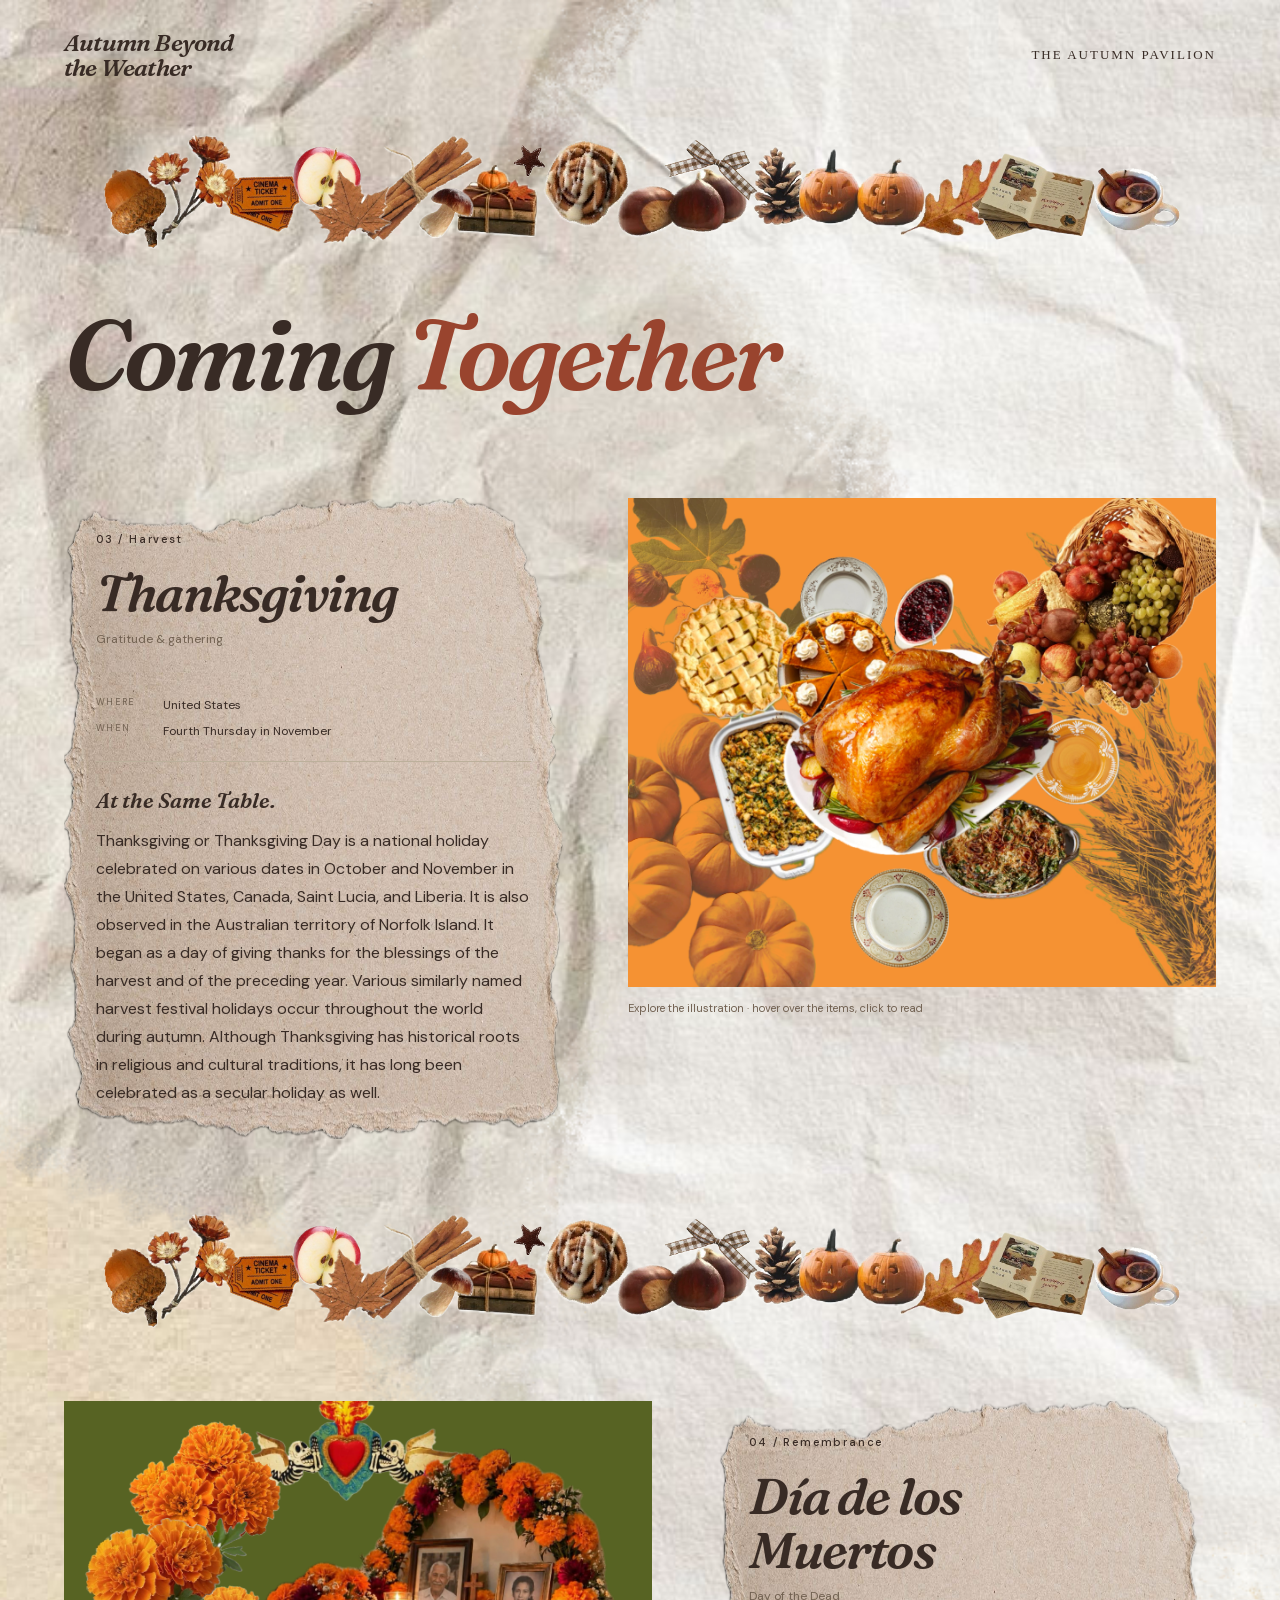
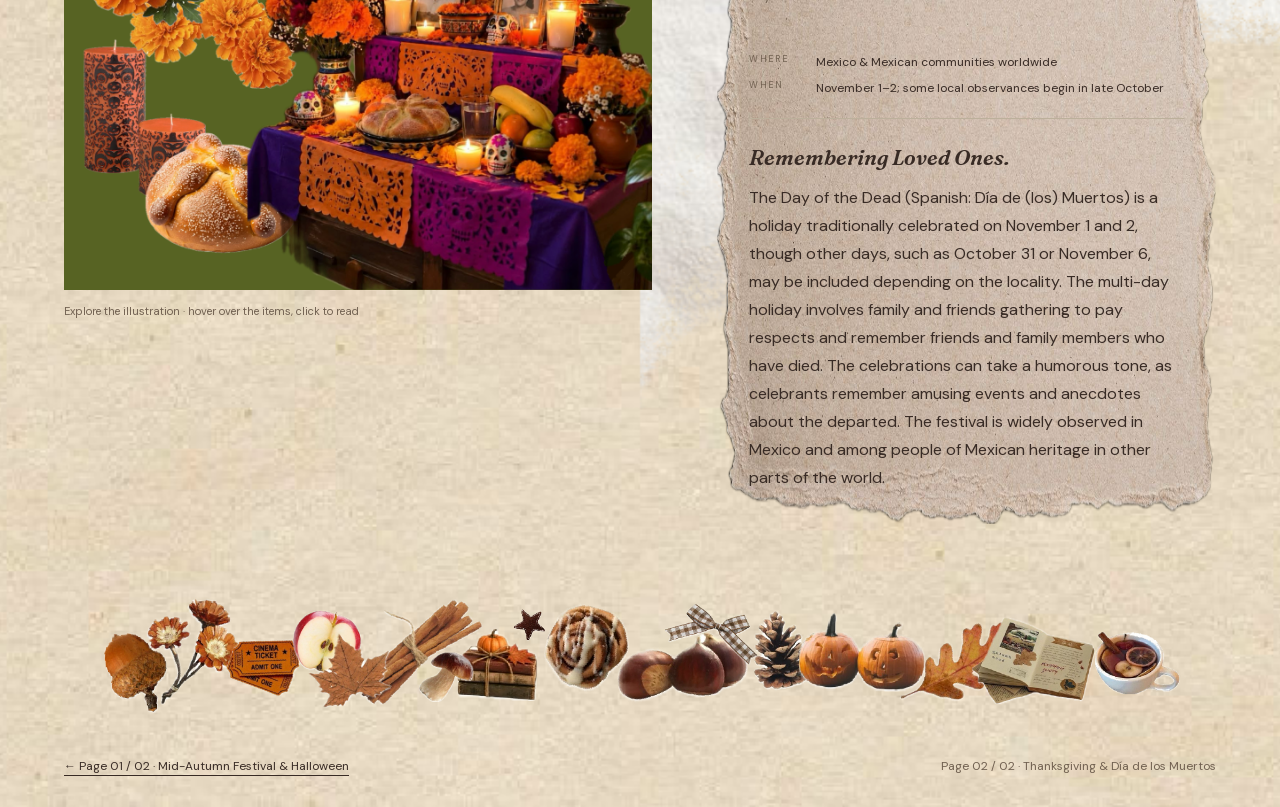
<file: festival/thanksgiving.html>
<!doctype html>
<html lang="en">

<head>
  <meta charset="utf-8">
  <meta name="viewport" content="width=device-width, initial-scale=1">
  <meta name="theme-color" content="#f5efdf">
  <title>Thanksgiving &amp; Día de los Muertos — Autumn Beyond the Weather</title>
  <link rel="stylesheet" href="style.css">
  <script src="script.js" defer></script>
</head>

<body>
  <header class="site-header">
    <a class="zine-name" href="index.html">Autumn Beyond<br> the Weather</a>
    <a href="../index.html" class="home-link">THE AUTUMN PAVILION</a>
  </header>
  <main>
    <img class="separation-line" src="assets/separationline.png" alt="">
    <section class="page-intro" aria-labelledby="page-title">
      <h1 id="page-title">Coming <em>Together</em></h1>
    </section>
    <article class="festival thanksgiving" aria-labelledby="thanksgiving-title">
      <div class="festival-copy">
        <p class="eyebrow">03 / Harvest</p>
        <h2 id="thanksgiving-title">Thanksgiving</h2>
        <p class="original">Gratitude &amp; gathering</p>
        <dl class="facts">
          <div>
            <dt>WHERE</dt>
            <dd>United States</dd>
          </div>
          <div>
            <dt>WHEN</dt>
            <dd>Fourth Thursday in November</dd>
          </div>
        </dl>
        <h3>At the Same Table.</h3>
        <p>
          Thanksgiving or Thanksgiving Day is a national holiday celebrated on various dates in October and November in
          the United States, Canada, Saint Lucia, and Liberia. It is also observed in the Australian territory of
          Norfolk Island. It began as a day of giving thanks for the blessings of the harvest and of the preceding year.
          Various similarly named harvest festival holidays occur throughout the world during autumn. Although
          Thanksgiving has historical roots in religious and cultural traditions, it has long been celebrated as a
          secular holiday as well.
        </p>
      </div>
      <figure>
        <div class="scene">
          <img class="scene-background" src="assets/background2.PNG" width="2652" height="2205"
            alt="Orange harvest collage with pumpkins, leaves, wheat and plates, layered with shared food, a cornucopia and roast turkey.">
          <button class="art-piece cornucopia-layer" type="button" aria-controls="thanksgiving-1" aria-expanded="false"
            aria-label="Cornucopia: show or hide explanation">
            <img src="assets/cornucopia.PNG" alt="" width="2652" height="2205">
          </button>
          <button class="art-piece meal-layer" type="button" aria-controls="thanksgiving-2" aria-expanded="false"
            aria-label="Shared dishes: show or hide explanation">
            <img src="assets/thanksgiving%20meal.PNG" alt="" width="2652" height="2205">
          </button>
          <button class="art-piece turkey-layer" type="button" aria-controls="thanksgiving-3" aria-expanded="false"
            aria-label="Roast turkey: show or hide explanation">
            <img src="assets/turkey.PNG" alt="" width="2652" height="2205">
          </button>
        </div>
        <p class="interaction-hint">
          Explore the illustration · hover over the items, click to read
        </p>
        <div class="object-detail" id="thanksgiving-1" hidden>
          <strong>Cornucopia</strong>
          <p>A cornucopia overflowing with fruits and vegetables symbolizes abundance and the autumn harvest.</p>
        </div>
        <div class="object-detail" id="thanksgiving-2" hidden>
          <strong>Shared dishes</strong>
          <p>Passing dishes around the table turns a meal into an act of connection and gratitude.</p>
        </div>
        <div class="object-detail" id="thanksgiving-3" hidden>
          <strong>Roast turkey</strong>
          <p>Roast turkey is a traditional centerpiece of Thanksgiving dinner, bringing family and friends together
            around the table.</p>
        </div>
      </figure>
    </article>
    <img class="separation-line" src="assets/separationline.png" alt="">
    <article class="festival" aria-labelledby="muertos-title">
      <figure>
        <div class="scene">
          <img class="scene-background" src="assets/background4.PNG" width="2652" height="2205"
            alt="Day of the Dead collage with candles, marigolds, an ofrenda and pan de muerto.">
          <button class="art-piece marigold-layer" type="button" aria-controls="muertos-1" aria-expanded="false"
            aria-label="Marigolds: show or hide explanation">
            <img src="assets/Marigolds.PNG" alt="" width="2652" height="2205">
          </button>
          <button class="art-piece bread-layer" type="button" aria-controls="muertos-2" aria-expanded="false"
            aria-label="Pan de muerto: show or hide explanation">
            <img src="assets/Pan%20de%20Muerto.PNG" alt="" width="2652" height="2205">
          </button>
          <button class="art-piece ofrenda-layer" type="button" aria-controls="muertos-3" aria-expanded="false"
            aria-label="Ofrenda: show or hide explanation">
            <img src="assets/ofrenda.PNG" alt="" width="2652" height="2205">
          </button>
        </div>
        <p class="interaction-hint">
          Explore the illustration · hover over the items, click to read
        </p>
        <div class="object-detail" id="muertos-1" hidden>
          <strong>Marigolds</strong>
          <p>Bright marigolds are traditionally believed to guide spirits home with their vivid color and scent.</p>
        </div>
        <div class="object-detail" id="muertos-2" hidden>
          <strong>Pan de muerto</strong>
          <p>Pan de muerto is a sweet bread baked for the Day of the Dead, often decorated with bone-shaped pieces and sprinkled with sugar.</p>
        </div>
        <div class="object-detail" id="muertos-3" hidden>
          <strong>Ofrenda</strong>
          <p>An ofrenda is an altar filled with photographs, candles, and favorite foods to honor and welcome back departed loved ones.</p>
        </div>
      </figure>
      <div class="festival-copy">
        <p class="eyebrow">04 / Remembrance</p>
        <h2 id="muertos-title">Día de los<br> Muertos</h2>
        <p class="original">Day of the Dead</p>
        <dl class="facts">
          <div>
            <dt>WHERE</dt>
            <dd>Mexico &amp; Mexican communities worldwide</dd>
          </div>
          <div>
            <dt>WHEN</dt>
            <dd>November 1–2; some local observances begin in late October</dd>
          </div>
        </dl>
        <h3>Remembering Loved Ones.</h3>
        <p>
          The Day of the Dead (Spanish: Día de (los) Muertos) is a holiday traditionally celebrated on November 1 and 2,
          though other days, such as October 31 or November 6, may be included depending on the locality. The multi-day
          holiday involves family and friends gathering to pay respects and remember friends and family members who have
          died. The celebrations can take a humorous tone, as celebrants remember amusing events and anecdotes about the
          departed. The festival is widely observed in Mexico and among people of Mexican heritage in other parts of the
          world.
        </p>
      </div>
    </article>
    <img class="separation-line" src="assets/separationline.png" alt="">
    <nav class="page-navigation" aria-label="Celebration pages">
      <a href="index.html">← Page 01 / 02 · Mid-Autumn Festival &amp; Halloween</a>
      <span aria-current="page">Page 02 / 02 · Thanksgiving &amp; Día de los Muertos</span>
    </nav>
  </main>
</body>

</html>
</file>
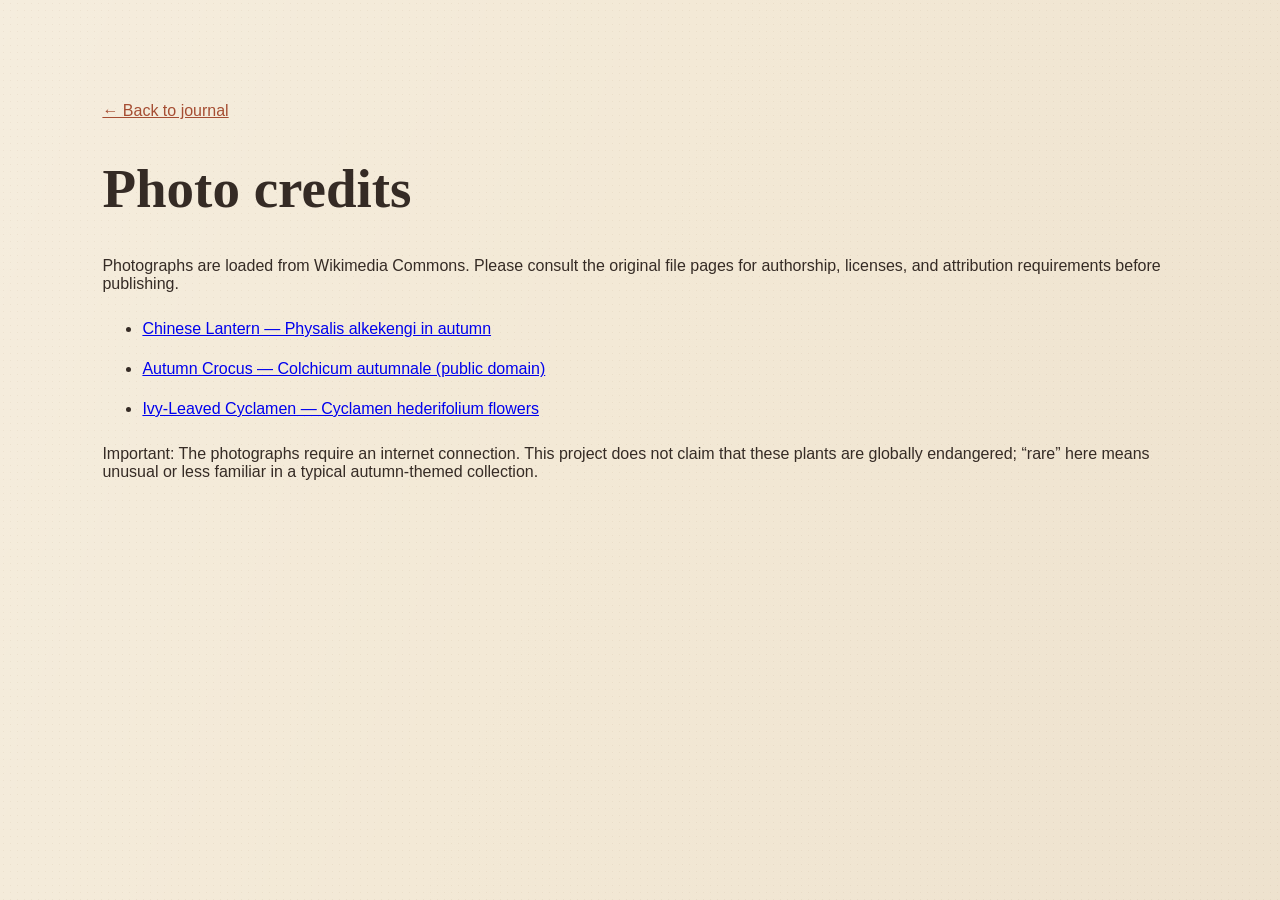
<file: plant/credits.html>
<!DOCTYPE html><html lang="en"><head><meta charset="UTF-8"><meta name="viewport" content="width=device-width,initial-scale=1"><title>Photo Credits</title><link rel="stylesheet" href="style.css"></head><body><div class="paper" style="padding:8%;min-height:100vh"><a href="index.html" style="color:#a54d32">← Back to journal</a><h1 style="font-family:Georgia,serif;font-size:55px">Photo credits</h1><p>Photographs are loaded from Wikimedia Commons. Please consult the original file pages for authorship, licenses, and attribution requirements before publishing.</p><ul style="line-height:2.5"><li><a href="https://commons.wikimedia.org/wiki/File:Physalis_alkekengi_in_autumn.jpg">Chinese Lantern — Physalis alkekengi in autumn</a></li><li><a href="https://commons.wikimedia.org/wiki/File:Colchicum_autumnale.jpg">Autumn Crocus — Colchicum autumnale (public domain)</a></li><li><a href="https://commons.wikimedia.org/wiki/File:Cyclamen_hederifolium_flowers.jpg">Ivy-Leaved Cyclamen — Cyclamen hederifolium flowers</a></li></ul><p>Important: The photographs require an internet connection. This project does not claim that these plants are globally endangered; “rare” here means unusual or less familiar in a typical autumn-themed collection.</p></div></body></html>
</file>
<file: home.css>
*{
    margin: 0;
    padding: 0;
    box-sizing: border-box;
}

body{
    font-family: 'Times New Roman', Times, serif;
    background-image: url(imgaes/home-wall3.jpg);
    background-size: cover;
    background-position: center;
    background-repeat: no-repeat;
    background-attachment: fixed;
    
    color: #53121b;
    overflow-x: hidden;
}


header{
    text-align: center;
    padding: 55px 20px 35px;
}


.small-title{
    font-size: 13px;
    letter-spacing: 3px;
    margin-bottom: 18px;
    color: #e8c9a0;
}

h1{
    font-size: 62px;
    font-weight: normal;
    letter-spacing: 2px;
    color: #fff4df;
    text-shadow: 2px 3px 8px rgba(40, 15, 10, 0.45);
}

.subtitle{
    font-size: 19px;
    font-style: italic;
    margin-top: 12px;
    color: #F5e5c8;
}

.pavilion{
    width: 92%;
    max-width: 1250px;
    margin: 15px auto 50px;
    padding: 45px 35px 35px;

    background-image: url(imgaes/home-wall2.jpg);
    background-size: cover;
    background-position: center;

    border: 8px solid #b58b53;
}

.welcome{
    text-align: center;
    text-transform: uppercase;
    color: #f5ecdb;
    font-size: 20px;
    margin-bottom: 65px;
    text-shadow: 1px 2px 5px rgba(40, 15, 10, 0.4);
}

.doors{
    display: flex;
    justify-content: space-between;
    align-items: flex-end;
    gap: 20px;
}

.door-section{
    position: relative;
    width: 24%;
    text-align: center;
    text-decoration: none;
    color: #f5ecdb;
}

.doorway{
    position: relative;
    width: 100%;
    height: 300px;
    border: 7px solid #b58b53;
    background-color: #34231d;
    perspective: 700px;
    overflow: hidden;
}

.preview{
    position: absolute;
    top: 0;
    left: 0;
    width: 100%;
    height: 100%;
    object-fit: cover;
}

.door{
    position: absolute;
    width: 100%;
    height: 100%;
    top: 0;
    left: 0;

    background-color: #805333;
    border: 4px solid #4c2c1c;

    transform-origin: left;
    transition: transform 0.8s ease;
}

.door::before{
    content: "";
    position: absolute;
    top: 12%;
    left: 15%;
    width: 70%;
    height: 32%;
    border: 3px solid #b58b53;
}

.door::after{
    content: "";
    position: absolute;
    bottom: 10%;
    left: 15%;
    width: 70%;
    height: 28%;
    border: 3px solid #b58b53;
}

.door span{
    position: absolute;
    top: 53%;
    left: 50%;
    transform: translate(-50%, -50%);
    font-size: 30px;
    font-weight: bold;
    color: #fff4df;
}

.handle{
    position: absolute;
    top: 55%;
    right: 8%;
    width: 12px;
    height: 12px;
    background-color: #d6b878;
    border-radius: 50%;
}

.art .door{
    background-color: #704039;
}

.film .door{
    background-color: #665044;
}

.festival .door{
    background-color: #a36b42;
}

.nature .door{
    background-color: #657052;
}




.door-section:hover .door{
    transform: rotateY(-75deg);
}

.door-section:hover .doorway{
    box-shadow: 0 0 20px rgba(224, 193, 103, 0.5);
}


.door-section h2{
    font-size: 25px;
    font-weight: bold;
    letter-spacing: 3px;
    margin-top: 25px;
    color: #fff4df;
}

.door-section p{
    font-size: 15px;
    font-style: italic;
    margin-top: 8px;
    color: #f5e5c8;
}


footer{
    text-align: center;
    padding-bottom: 35px;
    font-size: 11px;
    letter-spacing: 2px;
    color: #f0d9b5;
}

@media (max-width: 700px){
    h1{
        font-size: 34px;
    }
    .pavilion{
        padding: 35px 20px;
    }
    .doors{
        display: grid;
        grid-template-columns: 1fr 1fr;
        gap: 75px 20px;
    }
    .door-section{
        width: 100%;
    }
    .doorway{
        height: 220px;
    }
    .door-section h2{
        font-size: 15px;
    }
    .door-section p{
        font-size: 11px;
    }
}
</file>
<file: art_Gia/style.css>
*{
    margin: 0;
    padding: 0;
    box-sizing: border-box;
}

body{
    font-family: 'Times New Roman', Times, serif;
    background-color: #53121b;
}


.gallery{
    position: relative;
    width: 100%;
    min-height: 100vh;
    height: 850px;

    background-image: url(imgaes/sub-back.jpg), url(imgaes/background6.jpg);
    background-size: 100% 240px, 100% 100%;

    background-position: center bottom, center center;

    background-repeat: no-repeat, no-repeat;
    overflow: hidden;
}

.art{
    position: absolute;
    cursor: pointer;
    z-index: 1;
}

.art:hover{
    z-index: 10;
}


.art1{
    width: 23%;
    top: 10%;
    left: 5%;
}

.art2{
    width: 31%;
    top: 43%;
    left: 5%;
}

.art3{
    width: 25%;
    top: 15%;
    right: 5%;
}

.art4{
    width: 18%;
    top: 22%;
    left: 41%;
}

.art5{
    width: 31%;
    top: 44%;
    right: 5%;
}

/*frame and painting*/

.artwork{
    position: relative;
    width: 100%;
    aspect-ratio: 1.4;
    transition: transform 0.7s ease, filter 0.7s ease;
}

.art4 .artwork{
    aspect-ratio: 0.72;
}

.painting{
    position: absolute;
    width: 72%;
    height: 65%;
    top: 17.5%;
    left: 14%;

    object-fit: cover;
    z-index: 1;
}


.art4 .painting{
    width: 67%;
    height: 75%;
    top: 12.5%;
    left: 16.5%;
    object-fit: contain;
    object-position: center;
}

.frame{
    position: absolute;
    width: 100%;
    height: 100%;
    top: 0;
    left: 0;

    object-fit: contain;
    z-index: 2;
    pointer-events: none;

    filter: drop-shadow(6px 10px 7px rgba(0, 0, 0, 0.45));
    transition: filter 0.4s ease;
}

.art:hover .frame{
    filter: drop-shadow(9px 14px 10px rgba(0, 0, 0, 0.55));
}

.art2 .frame,
.art5 .frame{
    width: 130%;
    height: 130%;
    top: -15%;
    left: -15%;  
}

.art:hover .artwork{
    transform: scale(1.04);
    filter: drop-shadow(0 0 12px rgba(244, 193, 103, 0.35));
}


.leaves{
    position: absolute;
    top: -15%;
    left: 0;
    width: 100%;
    height: 150%;

    pointer-events: none;
    z-index: 20;
}

.leaves img{
    position: absolute;
    width: 42px;
    height: auto;
    opacity: 0;
}


.leaves img:nth-child(1){
    left: 10%;
    top: 0;
}

.leaves img:nth-child(2){
    left: 55%;
    top: -5%;
    width: 35px;
}

.leaves img:nth-child(3){
    left: 80%;
    top: 5%;
    width: 50px;
}

.art:hover .leaves img:nth-child(1){
    animation: leafFall 5s ease-in-out 0s infinite;
}

.art:hover .leaves img:nth-child(2){
    animation: leafFall 6s ease-in-out 0.4s infinite;
}

.art:hover .leaves img:nth-child(3){
    animation: leafFall 5.5s ease-in-out 0.8s infinite;
}


@keyframes leafFall{
    0%{
        opacity: 0;
        transform: translate(0, -30px) rotate(-15deg);
    }


    15%{    
        opacity: 1;
    }

    40%{
        transform: translate(20px, 70px) rotate(30deg);
    }

    70%{
        transform: translate(-15px, 150px) rotate(-20deg);
        opacity: 0.9;
    }

    100%{
        opacity: 0;
        transform: translate(25px, 250px) rotate(80deg);
    }
}


.art-info{
    position: absolute;
    top: 100%;
    left: 50%;

    width: 260px;
    max-height: 85vw;
    padding: 16px 18px;

    background-color: #f5ecdb;
    color: #34231d;
    border: 1px solid #b5955c;

    text-align: center;
    box-shadow: 0 5px 20px rgba(0, 0, 0, 0.3);

    opacity: 0;
    visibility: hidden;

    transform: translate(-50%, 12px);
    transition: 
        opacity 0.8s ease,
        transform 0.8s ease,
        visibility 0.8s ease;

        pointer-events: none;
        z-index: 6;
}


.art:hover .art-info{
    opacity: 1;
    visibility: visible;
    transform: translate(-50%, 0);
    transition-delay: 0.35s;
}


.art-info h2{
    font-size: 17px;
    font-weight: normal;
    line-height: 1.25;
    margin-bottom: 7px;
}


.art-info .artist{
    font-size: 12px;
    font-style: italic;
    color: #82633c;
    margin-bottom: 10px;
}

.art2 .art-info,
.art5 .art-info{
    top: 100%;
    bottom: auto;
    margin-top: 10px;
    margin-bottom: 0;
}


@media(max-width: 700px) {
    body{
        overflow-x: hidden;
    }
    .gallery{
        width: 1000px;
        height: 850px;
        min-height: 0;

        transform: scale(calc(100vw / 1000px));
        transform-origin: top left;

        background-size: 100% 240px, 100% 100%;
    }

    .page-navigation{
        bottom: 30px;
    }

    .page-navigation a{
        padding: 12px 18px;
        font-size: 10px;
        letter-spacing: 1px;
    }
}


@media (prefers-reduced-motion: reduce) {
    .art:hover .leaves img{
        animation: none;
    }

    .artwork,
    .art-info{
        transition: none;
    }
}


.page-navigation{
    position: fixed;
    bottom: 90px;
    left: 50%;
    transform: translateX(-50%);
    z-index: 100;

    text-align: center;
    padding: 0;
    background: transparent;

}

.page-navigation a{
    display: inline-block;
    padding: 16px 30px;
    border: 1px solid #c9a36c;
    color: #f5ecdb;

    font-size: 13px;
    letter-spacing: 2px;
    text-decoration: none;
    transition: 0.4s;
}

.page-navigation a:hover{
    background: #c9a36c;
    color: #53121b;
}


.home-link{
    position: fixed;
    top: 25px;
    right: 30px;
    z-index: 100;

    color: #f5ecdb;
    font-size: 13px;
    letter-spacing: 2px;
    text-decoration: none;
}

.home-link:hover{
    text-decoration: underline;
}
</file>
<file: festival/style.css>
@font-face {
  font-family: 'Fraunces';
  src: url('assets/fraunces-italic-latin.woff2') format('woff2');
  font-weight: 600 700;
  font-style: italic;
  font-display: swap;
}

@font-face {
  font-family: 'DM Sans';
  src: url('assets/dm-sans-latin.woff2') format('woff2');
  font-weight: 400 600;
  font-style: normal;
  font-display: swap;
}

* {
  box-sizing: border-box;
}

body {
  margin: 0;
  min-width: 1100px;
  min-height: 100vh;
  background-color: #f5efdf;
  background-image: url('assets/websitebg.png');
  background-size: cover;
  background-position: center top;
  background-repeat: no-repeat;
  color: #382b25;
  font-family: 'DM Sans', Arial, sans-serif;
  font-size: 16px;
  line-height: 1.75;
}

a {
  color: inherit;
  text-underline-offset: 5px;
}

a:hover {
  color: #99442e;
}

a:focus-visible {
  outline: 2px solid #99442e;
  outline-offset: 5px;
}

.site-header,
main {
  max-width: 1440px;
  margin: auto;
  padding-left: 64px;
  padding-right: 64px;
}

.site-header {
  padding-top: 30px;
  padding-bottom: 30px;

  display: flex;
  justify-content: space-between;
  align-items: center;
}

.zine-name,
h1,
h2,
h3,
.object-detail strong {
  font-family: 'Fraunces', Georgia, serif;
  font-weight: 600;
  font-style: italic;
}

.zine-name {
  display: inline-block;
  font-size: 24px;
  line-height: 1.05;
  letter-spacing: -.8px;
  text-decoration: none;
}

.page-intro {
  padding: 30px 0 40px;
}

h1 {
  margin: 0;
  font-size: 98px;
  line-height: 1.08;
  letter-spacing: -4px;
}

h1 em {
  font-style: inherit;
  color: #99442e;
}

h2 {
  margin: 17px 0 0;
  font-size: 51px;
  line-height: 1.06;
  letter-spacing: -1.8px;
}

h3 {
  margin: 0 0 13px;
  font-size: 21px;
  line-height: 1.35;
}

p,
figure {
  margin: 0;
}

.festival {
  display: grid;
  grid-template-columns: minmax(0, 1.18fr) minmax(0, 1fr);
  gap: 65px;
  align-items: start;
  padding-top: 50px;
  padding-bottom: 50px;
}

.scene {
  position: relative;
}

.scene-background {
  display: block;
  width: 100%;
  height: auto;
}

.art-piece {
  position: absolute;
  top: 0;
  left: 0;
  width: 100%;
  height: 100%;
  padding: 0;
  border: 0;
  background: transparent;
  cursor: pointer;
}

.art-piece img {
  display: block;
  width: 100%;
  height: 100%;
  transition: filter .18s;
}

.moon-layer {
  clip-path: polygon(50% 4%, 95% 4%, 95% 64%, 50% 64%);
}

.cake-layer {
  clip-path: polygon(64% 43%, 100% 43%, 100% 85%, 64% 85%);
}

.tea-layer {
  clip-path: polygon(18% 55%, 59% 55%, 59% 89%, 18% 89%);
}

.art-piece:hover img,
.art-piece:focus-visible img {
  filter: drop-shadow(0 0 2px white) drop-shadow(0 0 5px white) drop-shadow(0 0 9px rgba(255, 255, 255, .85));
}

.art-piece:focus-visible {
  outline: none;
}

.interaction-hint {
  margin-top: 12px;
  color: #716151;
  font-size: 11px;
}

.object-detail {
  margin-top: 18px;
  padding-left: 48px;
  min-height: 50px;
  background-image: url('assets/lightbulb.png');
  background-size: 34px auto;
  background-position: left top;
  background-repeat: no-repeat;
}

.object-detail strong {
  font-size: 20px;
}

.object-detail p {
  margin-top: 6px;
  font-size: 14px;
}

.festival-copy {
  padding: 32px;
  background-image: url('assets/contentbg.png');
  background-size: 100% 100%;
  background-position: center;
  background-repeat: no-repeat;
}

.eyebrow {
  font-size: 11px;
  font-weight: 500;
  letter-spacing: 1.8px;
}

.original {
  margin-top: 9px;
  color: #716151;
  font-size: 12px;
}

.facts {
  margin: 26px 0 24px;
  padding-top: 14px;
  padding-bottom: 14px;
  border-bottom: 1px solid #bcb09b;
}

.facts>div {
  display: grid;
  grid-template-columns: 57px 1fr;
  gap: 10px;
  margin-top: 5px;
  margin-bottom: 5px;
}

.facts dt {
  font-size: 9px;
  letter-spacing: 1.3px;
  color: #716151;
}

.facts dd {
  margin: 0;
  font-size: 12px;
}

.thanksgiving,
.halloween {
  grid-template-columns: minmax(0, 1fr) minmax(0, 1.18fr);
}

.cornucopia-layer {
  clip-path: polygon(60% 0%, 100% 0%, 100% 46%, 60% 46%);
}

.meal-layer {
  clip-path: polygon(5% 14%, 57% 14%, 57% 60%, 79% 60%, 79% 84%, 48% 84%, 48% 65%, 37% 65%, 37% 81%, 12% 81%);
}

.turkey-layer {
  clip-path: polygon(25% 49%, 40% 34%, 45% 29%, 62% 27%, 69% 33%, 74% 44%, 75% 57%, 61% 70%, 40% 75%, 25% 65%);
}

.page-navigation {
  display: flex;
  justify-content: space-between;
  padding-top: 20px;
  padding-bottom: 30px;
  font-size: 12px;
}

.page-navigation span {
  color: #716151;
}

.separation-line {
  display: block;
  width: 100%;
  height: auto;
}

.costume-layer {
  clip-path: polygon(70% 0%, 100% 0%, 100% 56%, 78% 56%, 78% 64%, 56% 64%, 56% 38%, 70% 38%);
}

.candy-layer {
  clip-path: polygon(37% 0%, 65% 0%, 65% 30%, 58% 35%, 58% 67%, 24% 70%, 24% 29%, 37% 21%);
}

.lantern-layer {
  clip-path: polygon(3% 57%, 33% 57%, 33% 66%, 54% 66%, 54% 89%, 3% 89%);
}

.marigold-layer {
  clip-path: polygon(2% 3%, 39% 3%, 41% 60%, 2% 60%);
}

.bread-layer {
  clip-path: polygon(12% 66%, 42% 66%, 42% 94%, 12% 94%);
}

.ofrenda-layer {
  clip-path: polygon(50% 8%, 96% 8%, 100% 48%, 100% 100%, 30% 100%, 30% 65%, 34% 58%, 33% 33%, 50% 30%);
}


.home-link{
  color: #382b25;
  font-family: 'Times New Roman', Times, serif;
  font-size: 13px;
  letter-spacing: 2px;
  text-decoration: none;
}

.home-link:hover{
  text-decoration: underline;
}
</file>
<file: movie/style.css>
@import url('https://fonts.googleapis.com/css2?family=DM+Sans:wght@400;500;600;700&family=Fraunces:ital,opsz,wght,SOFT,WONK@1,9..144,600,20,1&display=swap');
.flag-banner {
  width: 1000px;
  height: auto;
  display: block;
  margin: 0 auto 15px;
  transform: translateY(60px);
  
}
:root {
  --paper: #f7eee2;
  --ink: #30251f;
  --brown: #98533b;
  --rust: #b65e3d;
  --line: #cdbdad;
  --muted: #786c62;
  --teal: #719c91;
}

* { box-sizing: border-box; }

body {
  margin: 0;
  background: #e8dfd4;
  color: var(--ink);
  font-family: "DM Sans", sans-serif;
  line-height: 1.65;
}

.zine {
  width: min(1180px, calc(100% - 40px));
  margin: 34px auto;
  padding: 34px 42px 22px;
  background: var(--paper);
  box-shadow: 0 12px 40px rgba(49, 35, 25, .12);
}

.masthead {
  border-top: 1px solid var(--line);
  border-bottom: 1px solid var(--line);
  padding: 22px 0 18px;
  margin-bottom: 28px;
}

.eyebrow, .section-label, .gallery-instruction, .facts span, .credits > span {
  font-size: 9px;
  font-weight: 700;
  letter-spacing: .16em;
  color: var(--muted);
}

.masthead .eyebrow { margin: 0 0 5px; }

h1, h2, h3, blockquote {
  font-family: "Fraunces", Georgia, serif;
}

h1 {
  margin: 0;
  font-size: clamp(44px, 7vw, 82px);
  line-height: 1.02;
  letter-spacing: -.055em;
  font-weight: 600;
  font-style: italic;
}

h1 span, .article-title span { color: var(--rust); }

.dek {
  margin: 12px 0 0;
  color: var(--muted);
  font-size: 13px;
}

.spread {
  display: grid;
  grid-template-columns: 1.04fr .96fr;
  gap: clamp(28px, 5vw, 58px);
}

.page { min-width: 0; }

.hero-image {
  position: relative;
  height: 330px;
  background: #262522;
  overflow: hidden;
}

.hero-image img {
  width: 100%;
  height: 100%;
  object-fit: cover;
  display: block;
}

.image-note {
  position: absolute;
  bottom: 12px;
  left: 14px;
  color: white;
  font-size: 10px;
  letter-spacing: .08em;
  text-transform: uppercase;
  text-shadow: 0 1px 5px #000;
}

.intro-row {
  display: grid;
  grid-template-columns: 1fr 1fr;
  gap: 20px;
  align-items: end;
  padding: 22px 0 18px;
  border-bottom: 1px solid var(--line);
}

.intro-row .eyebrow { margin: 0 0 7px; }

.intro-row h2 {
  font-size: clamp(25px, 3vw, 37px);
  line-height: 1.03;
  font-style: italic;
  margin: 0;
}

.intro-copy {
  font-size: 11px;
  line-height: 1.75;
  margin: 0;
  color: #51463e;
}

.interactive-gallery { padding-top: 15px; }

.gallery-instruction { margin: 0 0 10px; }

.interactive-gallery {
  display: grid;
  grid-template-columns: 1fr 1fr;
  gap: 10px;
}

.gallery-instruction { grid-column: 1 / -1; }

.hover-card {
  position: relative;
  display: block;
  width: 100%;
  height: 150px;
  padding: 0;
  border: 0;
  overflow: hidden;
  background: #ded0bd;
  cursor: pointer;
  text-align: left;
  font: inherit;
}

.hover-card img {
  width: 100%;
  height: 100%;
  display: block;
  object-fit: cover;
  transition: transform .45s ease, filter .45s ease;
}

.description {
  position: absolute;
  inset: 0;
  display: flex;
  flex-direction: column;
  justify-content: center;
  gap: 7px;
  padding: 17px;
  color: #fff8ed;
  background: rgba(45, 34, 28, .88);
  opacity: 0;
  transition: opacity .3s ease;
}

.description strong {
  font-family: "Fraunces", Georgia, serif;
  font-size: 20px;
  font-style: italic;
}

.description span {
  font-size: 11px;
  line-height: 1.55;
}

.hover-card:hover .description,
.hover-card:focus-visible .description,
.hover-card:focus-within .description {
  opacity: 1;
}

.hover-card:hover img { transform: scale(1.06); }

.hover-card:focus-visible {
  outline: 3px solid var(--rust);
  outline-offset: 3px;
}

.section-label {
  display: flex;
  justify-content: space-between;
  gap: 12px;
  border-bottom: 1px solid var(--line);
  padding: 5px 0 13px;
}

.article-title {
  margin: 22px 0 6px;
  font-size: clamp(34px, 4.2vw, 52px);
  line-height: 1.03;
  letter-spacing: -.035em;
  font-style: italic;
}

.subtitle {
  color: var(--brown);
  font-size: 12px;
  margin: 10px 0 20px;
}

.facts {
  border-top: 1px solid var(--line);
  border-bottom: 1px solid var(--line);
  padding: 11px 0;
  display: grid;
  grid-template-columns: 1fr 1fr;
  gap: 18px;
  margin-bottom: 21px;
}

.facts span { font-size: 8px; }

.facts p {
  font-size: 10px;
  line-height: 1.5;
  margin: 3px 0 0;
}

.story-block { margin: 0 0 17px; }

.story-block h3 {
  font-size: 19px;
  font-style: italic;
  margin: 0 0 5px;
  line-height: 1.2;
}

.story-block p {
  font-size: 11px;
  line-height: 1.8;
  margin: 0;
  color: #453b34;
}

blockquote {
  border-left: 3px solid var(--rust);
  padding: 2px 0 2px 15px;
  margin: 20px 0;
  font-size: 21px;
  line-height: 1.3;
  font-style: italic;
  color: var(--brown);
}

.closing-note {
  font-size: 11px;
  line-height: 1.75;
  font-weight: 600;
  margin: 0 0 18px;
}

.credits {
  border-top: 1px solid var(--line);
  padding-top: 10px;
}

.credits p {
  margin: 4px 0 0;
  color: var(--muted);
  font-size: 9px;
  line-height: 1.6;
}

.page-footer {
  display: flex;
  justify-content: space-between;
  gap: 12px;
  border-top: 1px solid var(--line);
  margin-top: 27px;
  padding-top: 11px;
  color: var(--muted);
  font-size: 8px;
  font-weight: 700;
  letter-spacing: .12em;
}

/* Smaller screens: stack the two pages vertically. */
@media (max-width: 760px) {
  .zine {
    width: min(100% - 20px, 620px);
    margin: 10px auto;
    padding: 22px 20px;
  }

  .spread { grid-template-columns: 1fr; }
  .hero-image { height: 280px; }
  .page-reading { border-top: 1px solid var(--line); padding-top: 25px; }
}

@media (max-width: 420px) {
  .intro-row { grid-template-columns: 1fr; }
  .hero-image { height: 220px; }
  .hover-card { height: 125px; }
  .description { padding: 10px; }
  .description strong { font-size: 17px; }
  .description span { font-size: 10px; }
  .page-footer { font-size: 7px; }
}

/* Touchscreen users can tap a card to focus it and reveal its caption. */
@media (hover: none) {
  .hover-card:focus .description { opacity: 1; }
}


/* Three-page layout and Coco-inspired decorative details */
.spread {
  grid-template-columns: repeat(2, minmax(0, 1fr));
  align-items: stretch;
}

.page {
  position: relative;
  display: flex;
  flex-direction: column;
  min-height: 850px;
  padding: 18px 20px 16px;
  background: rgba(255, 251, 244, .48);
  border: 1px solid rgba(205, 189, 173, .72);
  overflow: hidden;
}

.coco-trim {
  display: flex;
  align-items: center;
  justify-content: space-around;
  gap: 12px;
  min-height: 28px;
  color: var(--rust);
  border-top: 1px solid rgba(182, 94, 61, .42);
  border-bottom: 1px solid rgba(182, 94, 61, .42);
  background:
    repeating-linear-gradient(135deg, rgba(216, 138, 50, .10) 0 7px, transparent 7px 14px);
  letter-spacing: .3em;
}

.coco-trim span {
  font-size: 19px;
  line-height: 1;
  color: #d58a32;
}

.coco-trim i {
  font-size: 13px;
  font-style: normal;
  color: var(--teal);
}

.trim-top { margin: 0 0 17px; }
.trim-bottom { margin: auto 0 0; padding-top: 5px; padding-bottom: 5px; }

.page-visual .hero-image { height: 300px; }
.page-visual .hover-card { height: 132px; }

.page-symbols .page-kicker { margin: 22px 0 5px; }
.page-symbols .article-title { margin-top: 8px; }
.page-symbols .subtitle { margin-bottom: 24px; }

.symbol-feature {
  display: grid;
  grid-template-columns: 58px 1fr;
  gap: 15px;
  align-items: start;
  padding: 14px 0;
  border-top: 1px solid var(--line);
}

.symbol-mark {
  width: 52px;
  height: 52px;
  display: grid;
  place-items: center;
  border-radius: 50%;
  font-size: 27px;
  color: #fff8ed;
  background: var(--rust);
}

.papel-mark { background: #719c91; }
.guitar-mark { background: #98533b; }
.butterfly-mark { background: #d58a32; }

.symbol-feature h3 {
  margin: 0 0 4px;
  font-size: 18px;
  font-style: italic;
}

.symbol-feature p {
  margin: 0;
  color: #453b34;
  font-size: 10.5px;
  line-height: 1.7;
}

.final-quote {
  margin-top: 18px;
  margin-bottom: 14px;
  font-size: 20px;
}

.page-reading .credits { margin-bottom: 18px; }

@media (max-width: 900px) {
  .spread { grid-template-columns: 1fr; }
  .page { min-height: 0; }
  .page-reading, .page-symbols {
    border-top: 1px solid var(--line);
  }
}

@media (max-width: 420px) {
  .page { padding: 14px 12px; }
  .symbol-feature { grid-template-columns: 46px 1fr; gap: 10px; }
  .symbol-mark { width: 42px; height: 42px; font-size: 22px; }
}


/* Page three: two-column feature layout for skulls, food, and the parade. */
.page-symbols {
  grid-column: 1 / -1;
  min-height: 700px;
}

.traditions-layout {
  display: grid;
  grid-template-columns: minmax(0, 1.05fr) minmax(0, .95fr);
  gap: clamp(22px, 4vw, 46px);
  align-items: start;
  flex: 1;
}

.traditions-copy { min-width: 0; }
.page-symbols .page-kicker { margin: 15px 0 5px; }
.page-symbols .article-title { margin-top: 7px; }
.page-symbols .subtitle { margin-bottom: 18px; }
.page-symbols .story-block { margin-bottom: 15px; }
.page-symbols .story-block h3 { font-size: 19px; }
.page-symbols .story-block p { font-size: 11px; line-height: 1.72; }
.page-symbols .final-quote { margin: 17px 0 12px; font-size: 20px; }
.page-symbols .closing-note { margin-bottom: 16px; }

.traditions-gallery {
  padding-top: 18px;
  grid-template-columns: repeat(2, minmax(0, 1fr));
  align-content: start;
  gap: 12px;
}

.traditions-gallery .hover-card { height: 220px; }
.traditions-gallery .description { padding: 14px; }
.traditions-gallery .description strong { font-size: 19px; }
.traditions-gallery .description span { font-size: 10px; line-height: 1.5; }

@media (max-width: 900px) {
  .page-symbols { grid-column: auto; }
  .traditions-layout { grid-template-columns: 1fr; }
  .traditions-gallery { padding-top: 4px; }
  .traditions-gallery .hover-card { height: 190px; }
}

@media (max-width: 520px) {
  .traditions-gallery { grid-template-columns: 1fr 1fr; gap: 8px; }
  .traditions-gallery .hover-card { height: 145px; }
  .traditions-gallery .description { padding: 9px; }
  .traditions-gallery .description strong { font-size: 16px; }
  .traditions-gallery .description span { font-size: 9px; }
}


.home-link{
  display: block;
  text-align: right;
  
  color: #382b25;
  font-family: 'Times New Roman', Times, serif;
  font-size: 13px;
  letter-spacing: 2px;
  text-decoration: none;
}

.home-link:hover{
  text-decoration: underline;
}
</file>
<file: art_Gia/style2.css>
*{
    margin: 0;
    padding: 0;
    box-sizing: border-box;
}

.page-two{
    background-color: #f5ecdb;
    background-image: url(imgaes/background5.jpg);

    
    background-repeat: repeat;

    color: #3b2921;
    font-family: 'Times New Roman', Times, serif;
}

.page-two img{
    max-width: 100%;
}



.catalogue-nav{
    display: flex;
    justify-content: space-between;
    align-items: center;
    padding: 25px 6%;
    border-bottom: 1px solid #c9b393;
    background: #ddc8a8;
}

.catalogue-nav a{
    color: #3b2921;
    text-decoration: none;
    font-size: 12px;
    letter-spacing: 2px;

    padding-bottom: 5px;
    border-bottom: 1px solid transparent;
    transition: color 0.3s ease, border-color 0.3s ease;
}

.catalogue-nav a:hover{
    color: #a36b42;
    border-bottom: 1px solid #a36b42;
}

.catalogue-nav span{
    font-size: 14px;
    letter-spacing: 2px;
}

.autumn-strip{
    display: flex;
    justify-content: space-evenly;
    align-items: center;
    gap: 18px;
    padding: 18px 5%;
    overflow: hidden;
}

.autumn-strip img{
    width: 55px;
    height: 65px;
    object-fit: contain;
    transition: transform 0.4s ease;
}

.autumn-strip img:nth-child(odd){
    transform: rotate(-20deg);
}



.autumn-strip img:hover{
    transform: rotate(0deg) scale(1.2);
}

.catalogue-cover{
    min-height: 100vh;
    padding: 90px 10%;
    text-align: center;

    display: flex;
    flex-direction: column;
    align-items: center;
    justify-content: center;
}

.catalogue-label{
    font-size: 16px;
    letter-spacing: 3px;
    color: #986451;
}

.catalogue-cover h1{
    font-size: clamp(65px, 8vw, 115px);
    font-weight: normal;
    line-height: 0.95;
    margin: 30px 0;
}

.catalogue-cover h1 em{
    font-weight: normal;
}

.cover-subtitle{
    font-size: 22px;
    font-style: italic;
    color: #80674d;
}

.cover-description{
    max-width: 850px;
    margin: 50px auto 0;
}

.cover-description p{
    font-size: 23px;
    line-height: 1.5;
    color: #705943;
    margin-bottom: 25px;
    font-weight: normal;
}

.catalogue-art{
    display: grid;
    grid-template-columns: 1fr 1fr;
    align-items: center;
    gap: 10%;

    min-height: 650px;
    padding: 110px 9%;
}



.painting-frame{
    position: relative;
    width: 100%;
    max-width: 500px;
    aspect-ratio: 1.4;
    margin: 0 auto;
}

.painting-frame .painting{
   position: absolute;
   width: 72%;
   height: 65%;
   top: 17.5%;
   left: 14%;

   object-fit: cover;
   z-index: 1;
}

.painting-frame .frame{
    position: absolute;
    top: 0;
    left: 0;
    width: 100%;
    height: 100%;

    object-fit: contain;
    z-index: 2;
    pointer-events: none;
}

.frame-type2 .frame{
    width: 130%;
    height: 130%;
    top: -15%;
    left: 0%;
}

.frame-type3{
    aspect-ratio: 0.72;
}

.frame-type3 .painting{
    width: 67%;
    height: 75%;
    top: 12.5%;
    left: 16.5%;

    object-fit: contain;
}


.catalogue-image span{
    display: block;
    margin-top: 20px;
    font-size: 11px;
    letter-spacing: 2px;
    color: #96795b;
}

.catalogue-text h2{
    font-size: clamp(45px, 5vw, 75px);
    font-weight: normal;
    line-height: 1.05;
    margin: 20px 0 12px;
}

.catalogue-artist{
    font-size: 24px;
    font-style: italic;
    color: #96714d;
}

.catalogue-line{
    width: 75px;
    height: 1px;
    background: #b89b70;
    margin: 35px 0;
}

.catalogue-text h3{
    font-size: 27px;
    font-weight: normal;
    margin-bottom: 20px;
}

.catalogue-text p:not(.catalogue-label):not(.catalogue-artist){
    font-size: 19px;
    line-height: 1.9;
    color: #705943;
    margin-bottom: 20px;
}

.catalogue-ending{
    padding: 130px 25px;
    text-align: center;
    background: rgba(224,204,174,0.6);
}

.ending-leaf{
    display: block;
    width: 65px;
    margin: 0 auto 30px;
}

.catalogue-ending h2{
    font-size: clamp(55px, 7vw, 95px);
    font-weight: normal;
    line-height: 1;
    margin: 30px 0;
}

.catalogue-ending p:not(.catalogue-label){
    max-width: 500px;
    margin: 0 auto 30px;
    font-size: 19px;
    line-height: 1.8;
}

.ending-objects{
    display: flex;
    justify-content: center;
    gap: 30px;
    margin: 35px 0;
}

.ending-objects img{
    width: 75px;
    height: 75px;
    object-fit: contain;
}

.back-button{
    display: inline-block;
    padding: 15px 30px;
    border: 1px solid #8d6b48;
    color: #3b2921;
    text-decoration: none;
    font-size: 12px;
    letter-spacing: 2px;
    transition: 0.3s;
}

.back-button:hover{
    background: #3b2921;
    color: #f5ecdb;
}

.catalogue-footer{
    text-align: center;
    padding: 30px;
    background: #ddc8a8;
    font-size: 11px;
    letter-spacing: 2px;
}

@media (max-width: 700px) {
    .catalogue-nav{
        padding: 20px;
        gap: 15px;
    }

    .catalogue-nav span{
        font-size: 11px;
    }

    .autumn-strip{
        gap: 8px;
        padding: 12px;
    }

    .autumn-strip img{
        width: 36px;
        height: 45px;
    }

    .catalogue-cover{
        min-height: auto;
        padding: 90px 7%;
    }

    .catalogue-art{
        grid-template-columns: 1fr;
        padding: 80px 7%;
        gap: 45px;
    }

    .catalogue-text h2{
        font-size: 50px;
    }
}
</file>
<file: plant/style.css>
:root{--ink:#352b25;--rust:#a54d32;--cream:#f3e9d6;--olive:#76795a;--muted:#7a6a5c}*{box-sizing:border-box}html{scroll-behavior:smooth}body{margin:0;background:#d7c5a8;color:var(--ink);font-family:'DM Sans',Arial,sans-serif}.paper{max-width:1380px;margin:auto;min-height:100vh;background-color:var(--cream);background-image:radial-gradient(#8e6e4d15 .8px,transparent .8px),linear-gradient(110deg,#ffffff30,transparent 45%,#ac8a6e13);background-size:7px 7px,100% 100%;box-shadow:0 0 70px #3a2b2526}.site-header{display:flex;justify-content:space-between;align-items:center;padding:30px 7%;border-bottom:1px solid #6e5b4933}.brand{font-size:12px;font-weight:700;letter-spacing:.19em}.brand span{color:var(--rust);font-size:19px}.site-header a{color:inherit;text-decoration:none}.site-header nav{display:flex;gap:30px;font-size:12px}.site-header a:hover,.closing a:hover{color:var(--rust)}.hero{padding:88px 7% 0;overflow:hidden}.eyebrow,.section-number,.section-heading,.plant-number,dt,.photo-label,footer{font-size:11px;letter-spacing:.17em;font-weight:700}.eyebrow span{color:var(--rust);padding:0 10px}.hero h1{font-family:'Playfair Display',Georgia,serif;font-size:clamp(76px,12vw,170px);letter-spacing:-.065em;line-height:.97;font-weight:600;margin:32px 0}.hero h1 em,.intro em,.plant-info h3 em,.closing em{color:var(--rust);font-weight:500}.title-star{color:#ad854f;font-size:.25em;vertical-align:top;display:inline-block;margin:25px 0 0 25px}.hero-bottom{display:flex;align-items:end;justify-content:space-between;padding-bottom:55px}.hero-bottom p{font-size:17px;line-height:1.8;max-width:440px}.round-stamp{width:115px;height:115px;border:1px solid var(--rust);border-radius:50%;display:grid;place-content:center;text-align:center;color:var(--rust);font-size:12px;font-weight:700;line-height:1.3;transform:rotate(12deg)}.round-stamp span{font-size:21px}.marquee{margin:0 -9%;padding:16px;background:#a64c32;color:#f7e9d2;white-space:nowrap;letter-spacing:.2em;text-align:center;font-size:12px;transform:rotate(-1.5deg)}.intro{padding:125px 9% 105px;display:grid;grid-template-columns:1fr 2.3fr .5fr;gap:25px;align-items:start}.intro h2,.closing h2{font-family:'Playfair Display',Georgia,serif;font-weight:500;font-size:clamp(43px,5.3vw,78px);line-height:1.12;margin:0 0 28px}.intro p{max-width:530px;line-height:1.9;color:#65584d;font-size:15px}.leaf-doodle{font-size:110px;color:#a7774d;transform:rotate(-25deg)}.collection{padding:0 9%}.section-heading{display:flex;justify-content:space-between;padding:16px 0;border-top:1px solid #9b8876;border-bottom:1px solid #9b8876;margin-bottom:78px}.plant-card{display:grid;grid-template-columns:1.08fr .92fr;gap:8%;align-items:center}.plant-card.reverse .photo-wrap{order:2}.plant-card.reverse .plant-info{order:1}.photo-wrap{position:relative;background:#d1bca1;padding:15px 15px 36px;box-shadow:6px 9px 18px #493d3029;transform:rotate(-2deg)}.reverse .photo-wrap{transform:rotate(2deg)}.photo-wrap img{width:100%;height:clamp(320px,38vw,480px);display:block;object-fit:cover;background:#d6c5aa}.photo-tape{position:absolute;z-index:1;top:-18px;left:41%;width:100px;height:35px;background:#e3d2b3b8;transform:rotate(3deg);clip-path:polygon(0 7%,100% 0,98% 95%,2% 100%)}.photo-label{display:block;padding-top:17px;font-size:9px}.plant-number{color:var(--rust)}.plant-info h3{font-family:'Playfair Display',Georgia,serif;font-weight:500;letter-spacing:-.045em;font-size:clamp(49px,5.7vw,83px);line-height:1.06;margin:20px 0 14px}.latin{font-family:Georgia,serif;font-style:italic;color:var(--olive)}.latin span{font-size:12px}.rule{width:100%;height:1px;background:#9b887677;margin:30px 0}.plant-info>p:not(.latin){font-size:14px;line-height:1.95;color:#63564b}.plant-info dl{display:grid;gap:15px;margin:27px 0}.plant-info dl div{display:flex;gap:20px}.plant-info dt{min-width:100px;color:var(--rust);font-size:10px}.plant-info dd{margin:0;font-size:13px}.detail-toggle{border:0;border-bottom:1px solid var(--rust);padding:8px 0;background:transparent;color:var(--rust);font-size:11px;font-weight:700;letter-spacing:.14em;cursor:pointer}.detail-toggle:hover{color:var(--ink)}.extra{border-left:2px solid var(--rust);padding-left:14px}.divider-art{display:flex;justify-content:center;gap:40px;color:#ae8d5b;padding:92px 0;font-size:21px}.closing{text-align:center;padding:140px 20px 120px}.closing h2{margin:26px 0}.closing p{color:#65584d}.closing a{display:inline-block;margin-top:30px;font-size:11px;letter-spacing:.15em;color:var(--rust);text-decoration:none;border-bottom:1px solid currentColor;padding-bottom:8px}footer{border-top:1px solid #9b887677;padding:26px 7%;display:flex;justify-content:space-between;gap:15px;flex-wrap:wrap;font-size:9px;color:#776858}footer a{color:inherit}@media(max-width:750px){.site-header{padding:23px 6%}.brand{font-size:10px}.site-header nav{gap:13px;font-size:11px}.hero{padding:65px 6% 0}.hero h1{font-size:clamp(58px,13vw,95px)}.title-star{margin:10px 0 0 10px}.hero-bottom{align-items:center}.hero-bottom p{font-size:13px;max-width:260px}.round-stamp{width:85px;height:85px;font-size:10px}.intro{grid-template-columns:1fr;padding:90px 7% 70px}.leaf-doodle{display:none}.collection{padding:0 7%}.section-heading{font-size:9px;gap:15px;margin-bottom:45px}.plant-card{grid-template-columns:1fr;gap:35px}.plant-card.reverse .photo-wrap,.plant-card.reverse .plant-info{order:initial}.photo-wrap img{height:400px}.plant-info h3{font-size:65px}.divider-art{padding:65px 0}.closing{padding:100px 15px}footer{line-height:1.8}}
@media(prefers-reduced-motion:reduce){html{scroll-behavior:auto}}

/* Simplified layout: no decorative stars, circular stamp, or closing quote. */
.hero-bottom{justify-content:flex-start}
.collection{padding-bottom:110px}

/* A continuous photorealistic autumn leaf collage replaces the former illustrated ribbon. */
.autumn-leaf-chain{width:100%;margin:10px 0 28px;overflow:hidden;line-height:0}.autumn-leaf-chain img{display:block;width:100%;height:auto;min-height:74px;object-fit:cover;object-position:center}@media(max-width:750px){.autumn-leaf-chain{margin:8px 0 24px}.autumn-leaf-chain img{width:170%;max-width:none;transform:translateX(-20%);min-height:65px}}


.home-link{
  color: #382b25;
  font-family: 'Times New Roman', Times, serif;
  font-size: 13px;
  letter-spacing: 2px;
  text-decoration: none;
}

.home-link:hover{
    color: #382b25;
    text-decoration: underline;
}
</file>
